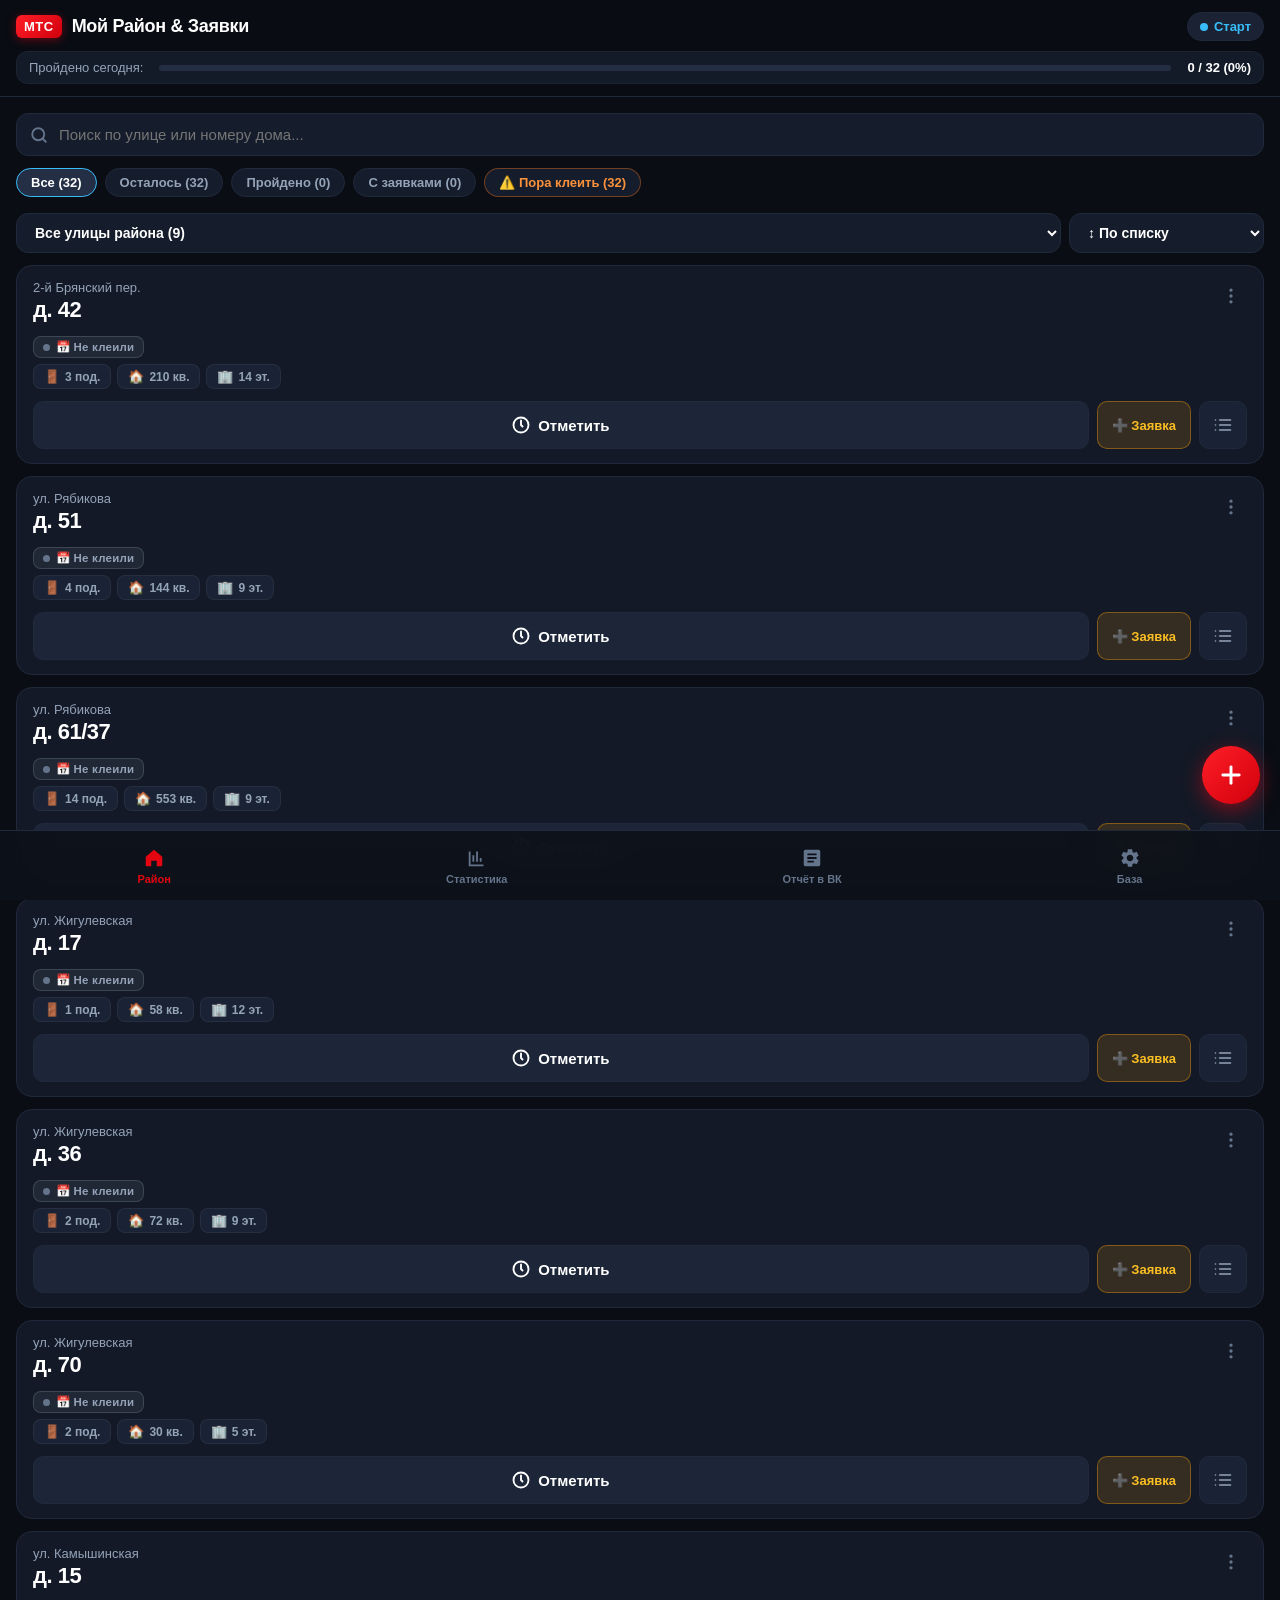
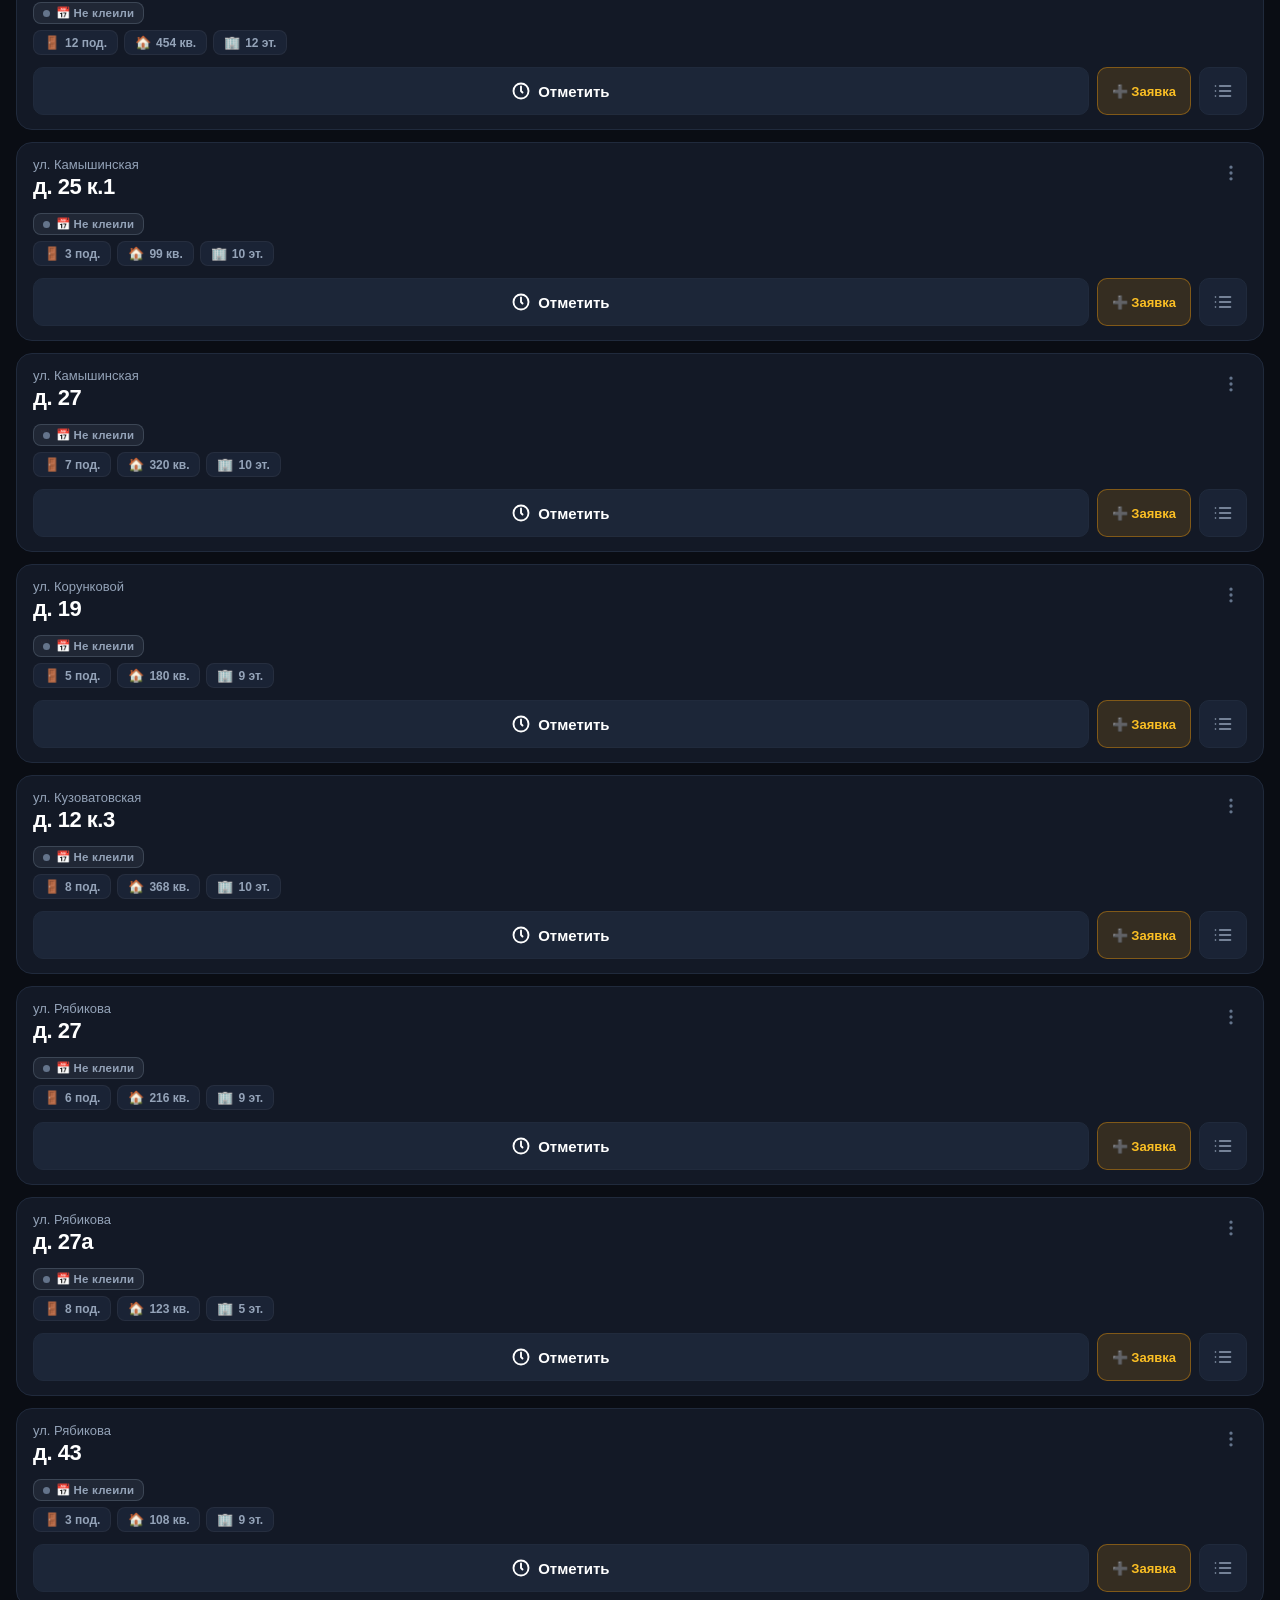
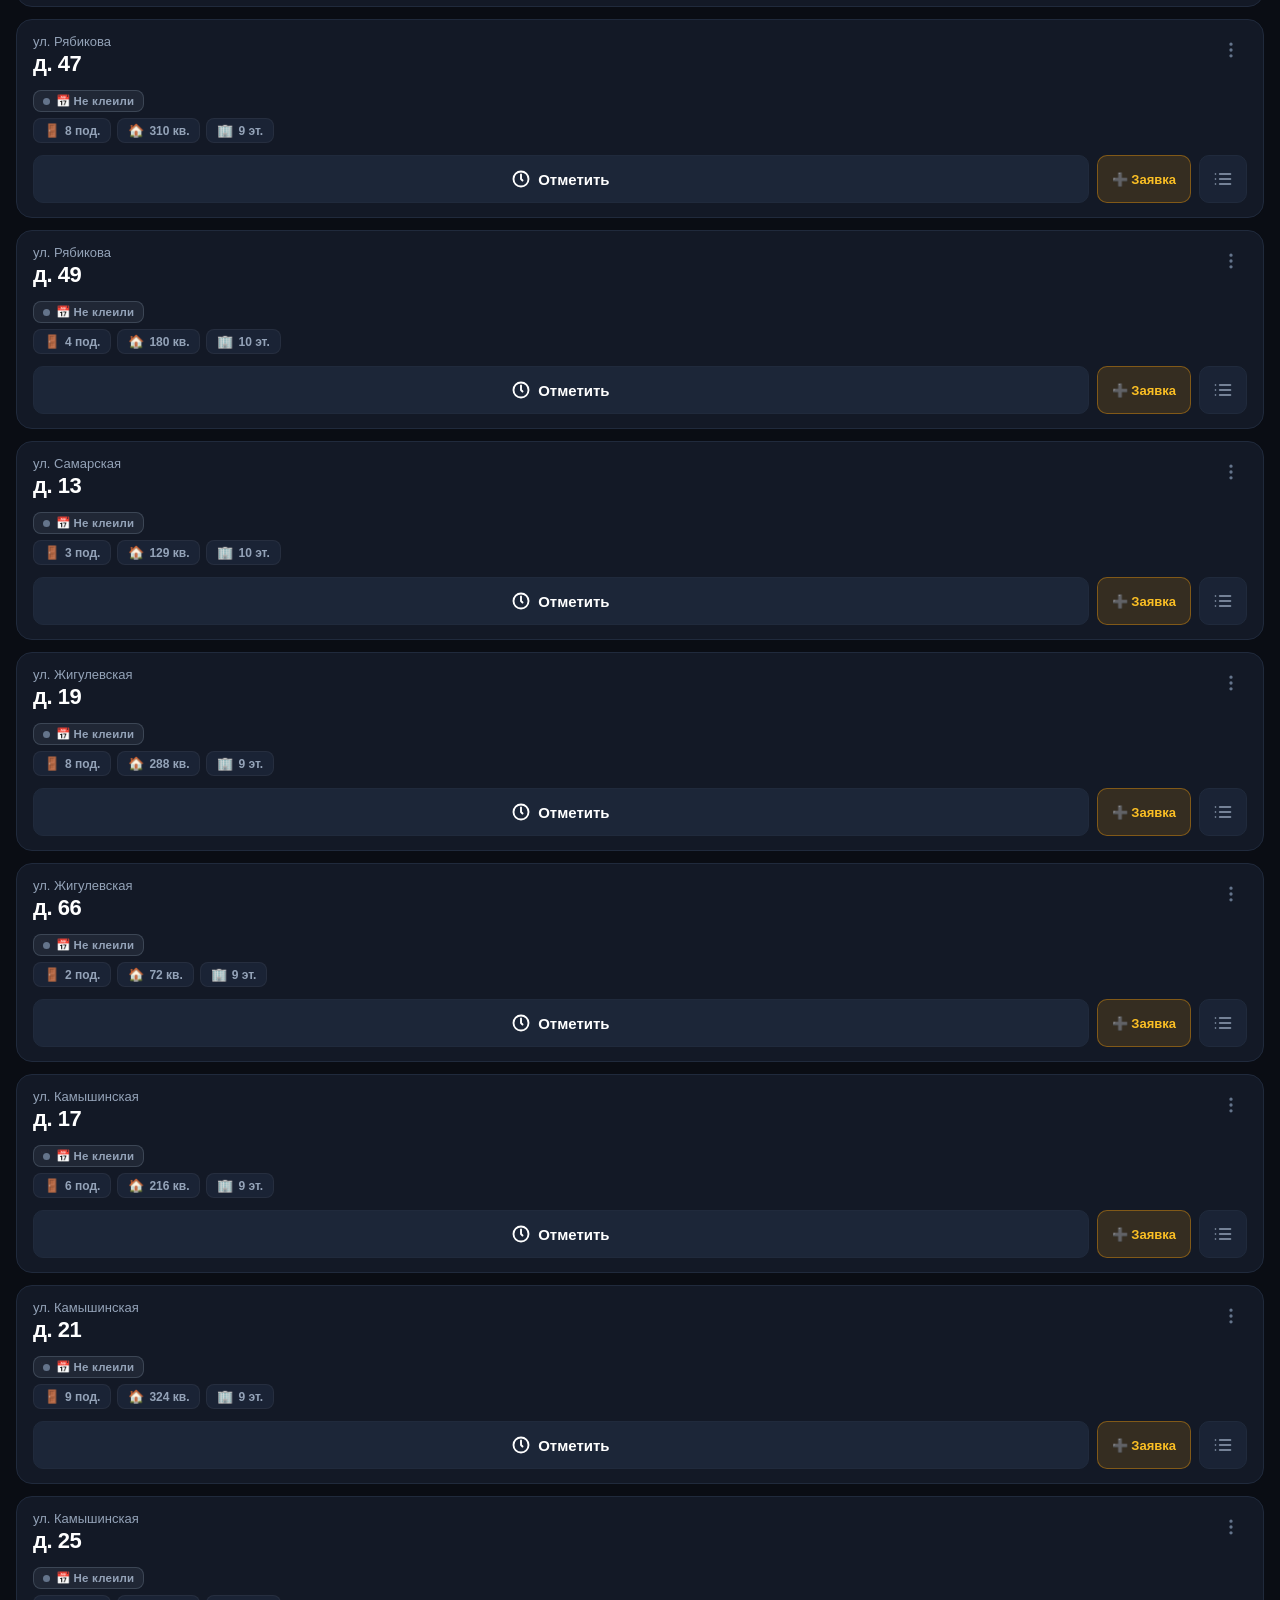
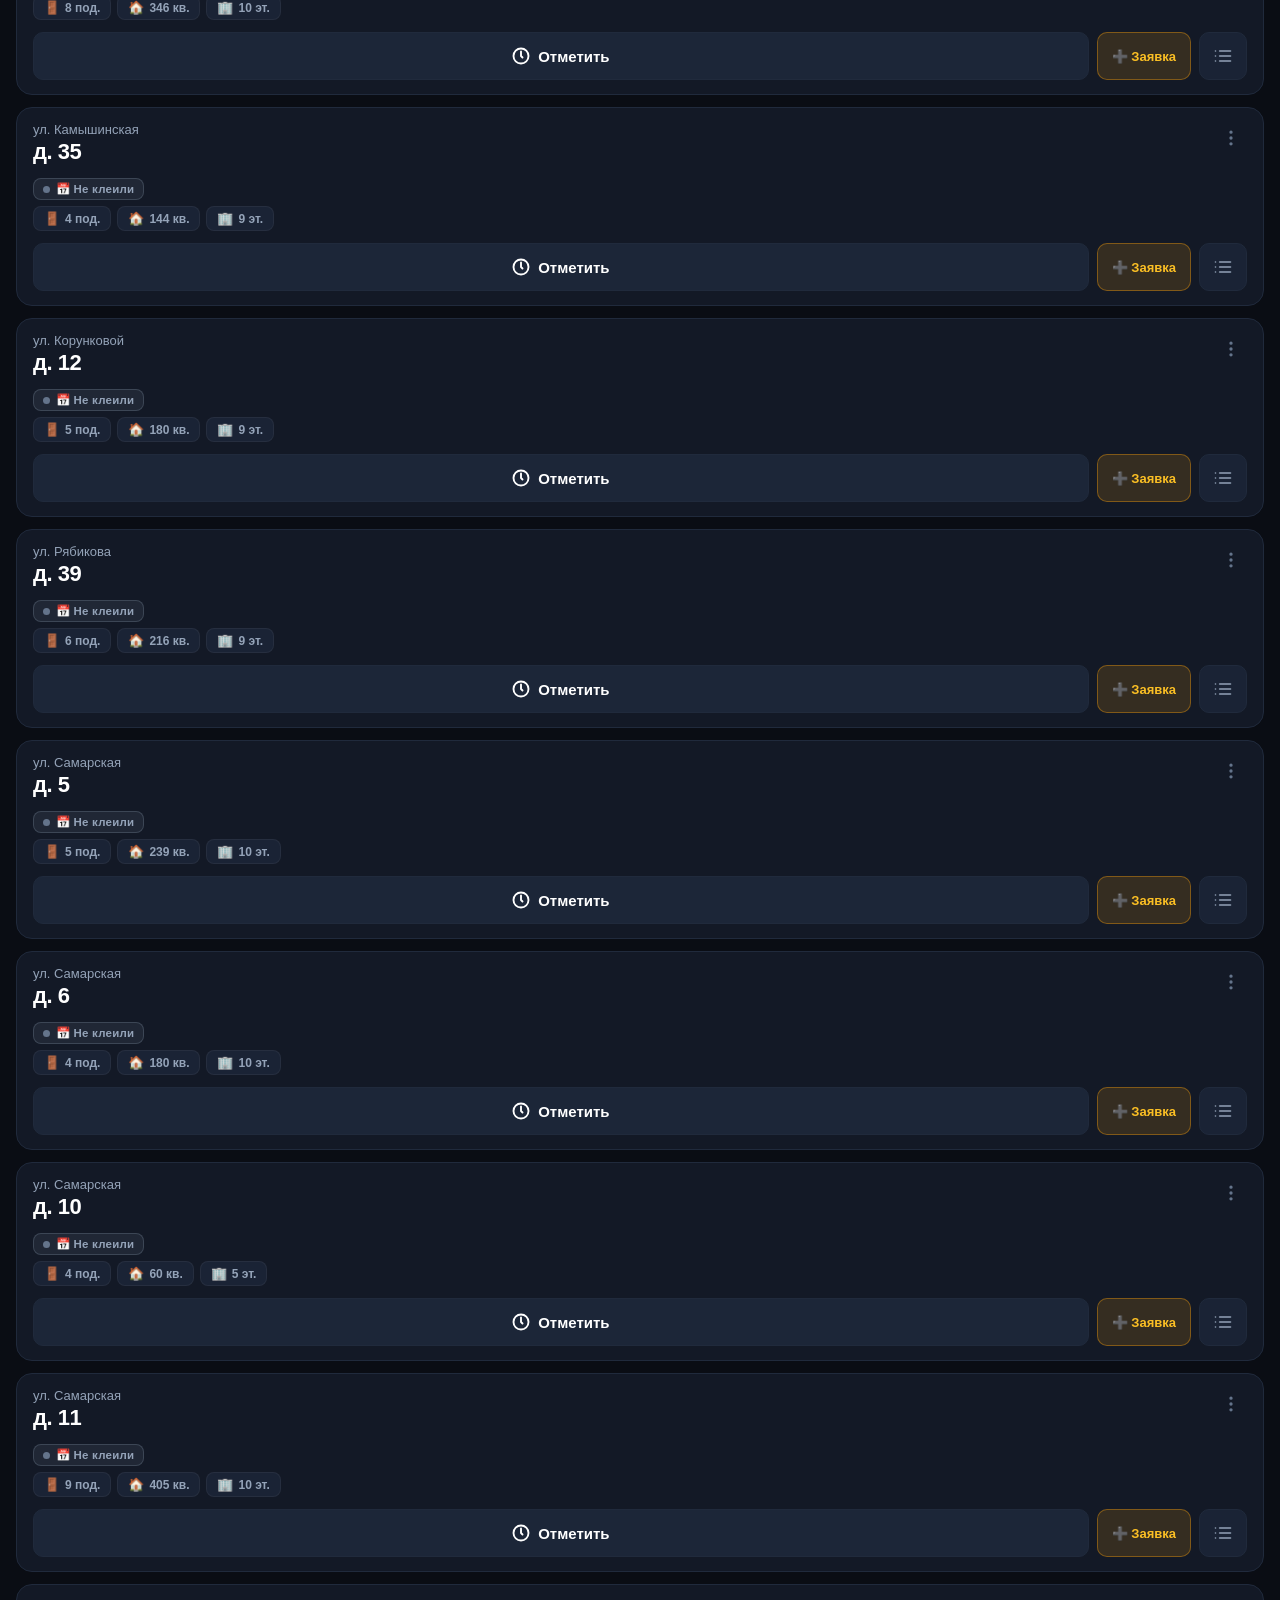
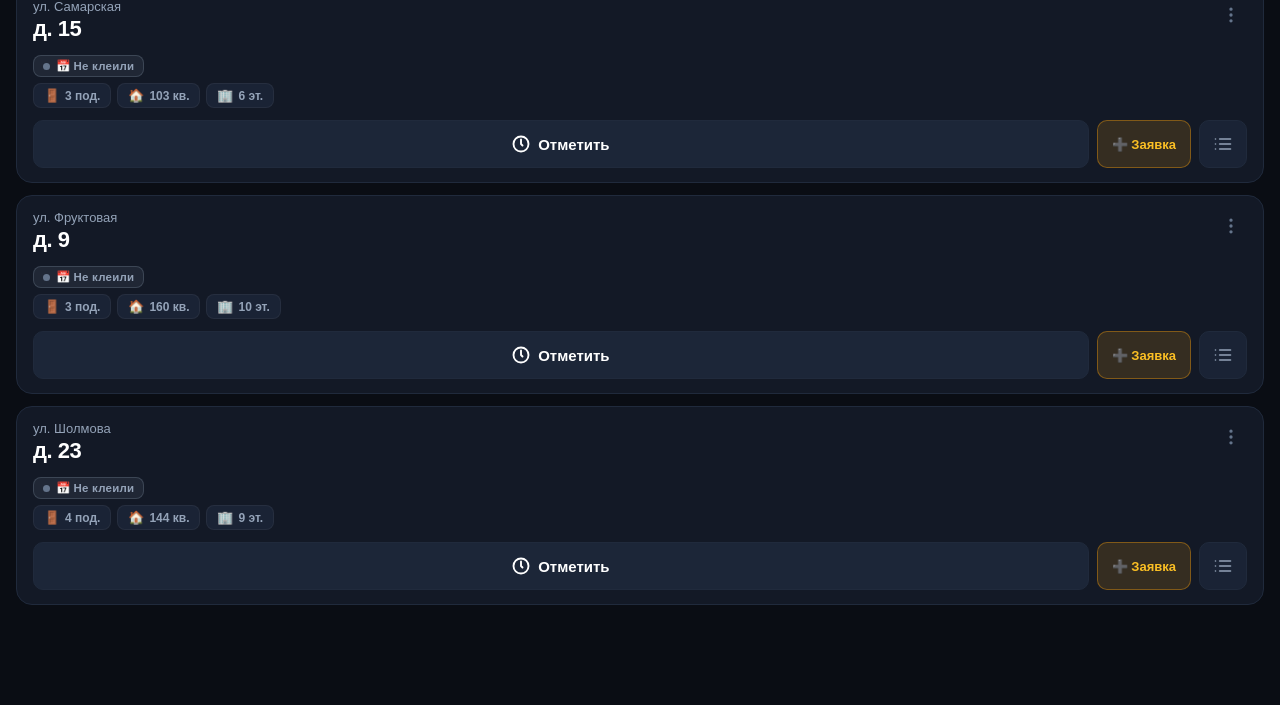
<file: index.html>
<!DOCTYPE html>
<html lang="ru">
<head>
  <meta charset="UTF-8">
  <meta name="viewport" content="width=device-width, initial-scale=1.0, maximum-scale=1.0, user-scalable=no, viewport-fit=cover">
  <title>МТС Район — Обход, Заявки и Отчёт</title>
  <style>
    :root {
      --bg-dark: #0A0D14;
      --bg-card: #131926;
      --bg-card-hover: #1A2234;
      --bg-card-done: #0D261E;
      --border-color: #202A3C;
      --border-done: #10B981;
      --primary: #E30611;
      --primary-gradient: linear-gradient(135deg, #FF1E27 0%, #D0000C 100%);
      --done: #10B981;
      --done-gradient: linear-gradient(135deg, #10B981 0%, #059669 100%);
      --partial: #F59E0B;
      --blue: #38BDF8;
      --vk-blue: #2787F5;
      --order-gold: #F59E0B;
      --text: #F1F5F9;
      --text-muted: #94A3B8;
      --text-dim: #64748B;
      --radius: 16px;
      --radius-sm: 10px;
      --shadow: 0 4px 20px -2px rgba(0, 0, 0, 0.5);
    }

    * {
      box-sizing: border-box;
      margin: 0;
      padding: 0;
      -webkit-tap-highlight-color: transparent;
      user-select: none;
      font-family: -apple-system, BlinkMacSystemFont, "Segoe UI", Roboto, Helvetica, Arial, sans-serif;
    }

    body {
      background-color: var(--bg-dark);
      color: var(--text);
      min-height: 100vh;
      overflow-x: hidden;
      padding-bottom: 84px;
    }

    header {
      position: sticky;
      top: 0;
      z-index: 100;
      background: rgba(10, 13, 20, 0.94);
      backdrop-filter: blur(16px);
      -webkit-backdrop-filter: blur(16px);
      border-bottom: 1px solid var(--border-color);
      padding: 12px 16px;
    }

    .header-top {
      display: flex;
      align-items: center;
      justify-content: space-between;
      margin-bottom: 10px;
    }

    .brand {
      display: flex;
      align-items: center;
      gap: 10px;
    }

    .brand-badge {
      background: var(--primary-gradient);
      color: #fff;
      font-weight: 900;
      font-size: 13px;
      padding: 4px 8px;
      border-radius: 6px;
      letter-spacing: 0.5px;
      box-shadow: 0 2px 10px rgba(227, 6, 17, 0.4);
    }

    .brand-title {
      font-size: 18px;
      font-weight: 800;
      letter-spacing: -0.3px;
      color: #fff;
    }

    .header-actions {
      display: flex;
      align-items: center;
      gap: 8px;
    }

    .shift-timer-btn {
      display: flex;
      align-items: center;
      gap: 6px;
      background: #1A2234;
      border: 1px solid var(--border-color);
      padding: 6px 12px;
      border-radius: 20px;
      font-size: 13px;
      font-weight: 600;
      color: var(--blue);
      cursor: pointer;
      transition: all 0.2s;
    }

    .shift-timer-btn.active {
      background: rgba(16, 185, 129, 0.15);
      border-color: var(--done);
      color: var(--done);
    }

    .pulse-dot {
      width: 8px;
      height: 8px;
      border-radius: 50%;
      background: currentColor;
    }
    .shift-timer-btn.active .pulse-dot {
      animation: pulse 1.5s infinite;
    }

    @keyframes pulse {
      0% { opacity: 1; transform: scale(1); }
      50% { opacity: 0.4; transform: scale(1.3); }
      100% { opacity: 1; transform: scale(1); }
    }

    .header-summary {
      display: flex;
      align-items: center;
      justify-content: space-between;
      gap: 12px;
      background: #141B28;
      border-radius: 12px;
      padding: 8px 12px;
      font-size: 13px;
      border: 1px solid rgba(255,255,255,0.04);
    }

    .header-summary .progress-label {
      color: var(--text-muted);
      font-weight: 500;
    }

    .header-summary .progress-val {
      font-weight: 700;
      color: #fff;
    }

    .header-progress-bar {
      flex: 1;
      height: 6px;
      background: #242E42;
      border-radius: 4px;
      overflow: hidden;
      margin: 0 4px;
    }

    .header-progress-fill {
      height: 100%;
      background: var(--done-gradient);
      width: 0%;
      transition: width 0.3s cubic-bezier(0.4, 0, 0.2, 1);
    }

    .screen {
      display: none;
      padding: 16px;
      animation: fadeIn 0.25s ease-out;
    }

    .screen.active {
      display: block;
    }

    @keyframes fadeIn {
      from { opacity: 0; transform: translateY(6px); }
      to { opacity: 1; transform: translateY(0); }
    }

    .search-box {
      position: relative;
      margin-bottom: 12px;
    }

    .search-box input {
      width: 100%;
      background: #151C2B;
      border: 1px solid var(--border-color);
      border-radius: 12px;
      padding: 12px 14px 12px 42px;
      color: #fff;
      font-size: 15px;
      outline: none;
      transition: border-color 0.2s;
    }

    .search-box input:focus {
      border-color: var(--primary);
    }

    .search-icon {
      position: absolute;
      left: 14px;
      top: 50%;
      transform: translateY(-50%);
      color: var(--text-dim);
      pointer-events: none;
    }

    .clear-search-btn {
      position: absolute;
      right: 12px;
      top: 50%;
      transform: translateY(-50%);
      background: #242E42;
      border: none;
      color: var(--text-muted);
      width: 22px;
      height: 22px;
      border-radius: 50%;
      font-size: 12px;
      display: none;
      align-items: center;
      justify-content: center;
      cursor: pointer;
    }

    .filter-chips {
      display: flex;
      gap: 8px;
      overflow-x: auto;
      padding-bottom: 8px;
      margin-bottom: 8px;
      scrollbar-width: none;
    }
    .filter-chips::-webkit-scrollbar { display: none; }

    .chip {
      background: #151C2B;
      border: 1px solid var(--border-color);
      border-radius: 20px;
      padding: 6px 14px;
      font-size: 13px;
      font-weight: 600;
      color: var(--text-muted);
      white-space: nowrap;
      cursor: pointer;
      transition: all 0.2s;
    }

    .chip.active {
      background: #242F46;
      border-color: var(--blue);
      color: #fff;
    }

    .chip.active-done {
      background: rgba(16, 185, 129, 0.2);
      border-color: var(--done);
      color: var(--done);
    }

    .chip.active-orders {
      background: rgba(245, 158, 11, 0.2);
      border-color: var(--order-gold);
      color: #FBBF24;
    }

    .street-filter-select {
      width: 100%;
      background: #151C2B;
      border: 1px solid var(--border-color);
      border-radius: 12px;
      padding: 10px 14px;
      color: #fff;
      font-size: 14px;
      font-weight: 600;
      margin-bottom: 14px;
      outline: none;
    }

    .houses-list {
      display: flex;
      flex-direction: column;
      gap: 12px;
    }

    .house-card {
      background: var(--bg-card);
      border: 1px solid var(--border-color);
      border-radius: var(--radius);
      padding: 14px 16px;
      transition: all 0.2s cubic-bezier(0.4, 0, 0.2, 1);
      position: relative;
    }

    .house-card.done {
      background: var(--bg-card-done);
      border-color: rgba(16, 185, 129, 0.6);
      box-shadow: 0 4px 16px rgba(16, 185, 129, 0.12);
    }

    .house-card.partial {
      border-color: rgba(245, 158, 11, 0.5);
    }

    .house-card-top {
      display: flex;
      justify-content: space-between;
      align-items: flex-start;
      margin-bottom: 8px;
    }

    .house-address {
      display: flex;
      flex-direction: column;
    }

    .house-street {
      font-size: 13px;
      color: var(--text-muted);
      font-weight: 500;
    }

    .house-num-wrapper {
      display: flex;
      align-items: baseline;
      gap: 8px;
      margin-top: 2px;
    }

    .house-num {
      font-size: 22px;
      font-weight: 800;
      letter-spacing: -0.5px;
      color: #fff;
    }

    .house-time-tag {
      font-size: 12px;
      font-weight: 600;
      color: var(--done);
      background: rgba(16, 185, 129, 0.15);
      padding: 2px 8px;
      border-radius: 6px;
    }

    .house-card-menu-btn {
      background: transparent;
      border: none;
      color: var(--text-dim);
      padding: 6px;
      cursor: pointer;
    }

    .house-badges {
      display: flex;
      flex-wrap: wrap;
      gap: 6px;
      margin-bottom: 12px;
    }

    .badge {
      display: inline-flex;
      align-items: center;
      gap: 5px;
      background: #1A2335;
      border: 1px solid rgba(255, 255, 255, 0.05);
      border-radius: 8px;
      padding: 4px 10px;
      font-size: 12px;
      font-weight: 600;
      color: var(--text-muted);
    }

    .badge-icon {
      font-size: 13px;
    }

    .badge-orders {
      background: rgba(245, 158, 11, 0.15) !important;
      border-color: rgba(245, 158, 11, 0.4) !important;
      color: #FBBF24 !important;
      font-weight: 700;
    }

    .house-paste-tag {
      display: inline-flex;
      align-items: center;
      gap: 6px;
      font-size: 11.5px;
      font-weight: 700;
      padding: 3px 9px;
      border-radius: 8px;
      margin-top: 5px;
      margin-bottom: 6px;
      letter-spacing: 0.2px;
      width: fit-content;
    }
    .badge-paste-today {
      background: rgba(16, 185, 129, 0.15) !important;
      color: #34D399 !important;
      border: 1px solid rgba(16, 185, 129, 0.4) !important;
    }
    .badge-paste-today .paste-indicator-dot {
      background: #10B981;
      box-shadow: 0 0 8px #10B981;
    }
    .badge-paste-fresh {
      background: rgba(59, 130, 246, 0.15) !important;
      color: #60A5FA !important;
      border: 1px solid rgba(59, 130, 246, 0.4) !important;
    }
    .badge-paste-fresh .paste-indicator-dot {
      background: #3B82F6;
    }
    .badge-paste-ok {
      background: rgba(234, 179, 8, 0.15) !important;
      color: #FACC15 !important;
      border: 1px solid rgba(234, 179, 8, 0.4) !important;
    }
    .badge-paste-ok .paste-indicator-dot {
      background: #EAB308;
    }
    .badge-paste-warning {
      background: rgba(249, 115, 22, 0.15) !important;
      color: #FB923C !important;
      border: 1px solid rgba(249, 115, 22, 0.45) !important;
    }
    .badge-paste-warning .paste-indicator-dot {
      background: #F97316;
      box-shadow: 0 0 6px #F97316;
    }
    .badge-paste-old {
      background: rgba(239, 68, 68, 0.15) !important;
      color: #F87171 !important;
      border: 1px solid rgba(239, 68, 68, 0.45) !important;
    }
    .badge-paste-old .paste-indicator-dot {
      background: #EF4444;
      box-shadow: 0 0 6px #EF4444;
    }
    .badge-paste-never {
      background: rgba(148, 163, 184, 0.1) !important;
      color: #94A3B8 !important;
      border: 1px solid rgba(148, 163, 184, 0.25) !important;
    }
    .badge-paste-never .paste-indicator-dot {
      background: #64748B;
    }
    .paste-indicator-dot {
      width: 7px;
      height: 7px;
      border-radius: 50%;
      display: inline-block;
      flex: none;
    }
    .chip-need-paste {
      border-color: rgba(249, 115, 22, 0.4) !important;
      color: #FB923C !important;
    }
    .chip-need-paste.active {
      background: rgba(249, 115, 22, 0.2) !important;
      border-color: #F97316 !important;
      color: #FB923C !important;
    }

    .house-card.done .badge {
      background: rgba(16, 185, 129, 0.12);
      border-color: rgba(16, 185, 129, 0.2);
      color: #6EE7B7;
    }

    .house-actions {
      display: flex;
      gap: 8px;
      align-items: center;
    }

    .btn-toggle-done {
      flex: 1;
      display: flex;
      align-items: center;
      justify-content: center;
      gap: 8px;
      height: 48px;
      background: #1C2638;
      border: 1px solid var(--border-color);
      border-radius: var(--radius-sm);
      color: #fff;
      font-size: 15px;
      font-weight: 700;
      cursor: pointer;
      transition: all 0.2s cubic-bezier(0.4, 0, 0.2, 1);
    }

    .btn-toggle-done:active {
      transform: scale(0.98);
    }

    .house-card.done .btn-toggle-done {
      background: var(--done-gradient);
      border-color: var(--done);
      color: #fff;
      box-shadow: 0 4px 12px rgba(16, 185, 129, 0.35);
    }

    .btn-add-order-quick {
      height: 48px;
      padding: 0 14px;
      display: flex;
      align-items: center;
      gap: 6px;
      background: rgba(245, 158, 11, 0.15);
      border: 1px solid rgba(245, 158, 11, 0.4);
      border-radius: var(--radius-sm);
      color: #FBBF24;
      font-size: 13px;
      font-weight: 700;
      cursor: pointer;
      transition: all 0.2s;
    }

    .btn-entrance-breakdown {
      width: 48px;
      height: 48px;
      display: flex;
      align-items: center;
      justify-content: center;
      background: #1A2335;
      border: 1px solid var(--border-color);
      border-radius: var(--radius-sm);
      color: var(--text-muted);
      cursor: pointer;
      transition: all 0.2s;
    }

    .btn-entrance-breakdown.active {
      border-color: var(--blue);
      color: var(--blue);
    }

    .entrances-panel {
      display: none;
      margin-top: 12px;
      padding-top: 12px;
      border-top: 1px solid var(--border-color);
    }

    .entrances-panel.open {
      display: block;
    }

    .entrances-panel-title {
      font-size: 12px;
      color: var(--text-muted);
      font-weight: 600;
      margin-bottom: 8px;
      display: flex;
      justify-content: space-between;
    }

    .entrance-chips {
      display: flex;
      flex-wrap: wrap;
      gap: 8px;
    }

    .entrance-chip {
      width: 42px;
      height: 38px;
      display: flex;
      flex-direction: column;
      align-items: center;
      justify-content: center;
      background: #1A2335;
      border: 1px solid var(--border-color);
      border-radius: 8px;
      font-size: 13px;
      font-weight: 700;
      color: var(--text-muted);
      cursor: pointer;
      transition: all 0.15s;
    }

    .entrance-chip.checked {
      background: var(--done-gradient);
      border-color: var(--done);
      color: #fff;
    }

    /* Orders list inside card */
    .house-orders-list {
      margin-top: 10px;
      display: flex;
      flex-direction: column;
      gap: 6px;
    }

    .house-order-pill {
      background: rgba(245, 158, 11, 0.08);
      border: 1px solid rgba(245, 158, 11, 0.25);
      border-radius: 8px;
      padding: 8px 10px;
      display: flex;
      justify-content: space-between;
      align-items: center;
      font-size: 12px;
      cursor: pointer;
    }

    .house-order-main {
      color: #fff;
      font-weight: 600;
    }

    .house-order-details {
      color: var(--text-muted);
      font-size: 11px;
      margin-top: 2px;
    }

    .fab-add {
      position: fixed;
      right: 20px;
      bottom: 96px;
      z-index: 90;
      width: 58px;
      height: 58px;
      border-radius: 50%;
      background: var(--primary-gradient);
      border: none;
      color: #fff;
      display: flex;
      align-items: center;
      justify-content: center;
      box-shadow: 0 6px 20px rgba(227, 6, 17, 0.5);
      cursor: pointer;
      transition: transform 0.2s;
    }

    .fab-add:active {
      transform: scale(0.92);
    }

    .bottom-nav {
      position: fixed;
      bottom: 0;
      left: 0;
      right: 0;
      height: 70px;
      background: rgba(13, 17, 26, 0.95);
      backdrop-filter: blur(16px);
      -webkit-backdrop-filter: blur(16px);
      border-top: 1px solid var(--border-color);
      display: flex;
      justify-content: space-around;
      align-items: center;
      z-index: 100;
      padding-bottom: env(safe-area-inset-bottom, 0);
    }

    .nav-item {
      display: flex;
      flex-direction: column;
      align-items: center;
      justify-content: center;
      color: var(--text-dim);
      background: transparent;
      border: none;
      font-size: 11px;
      font-weight: 600;
      gap: 4px;
      cursor: pointer;
      padding: 6px 12px;
      transition: color 0.2s;
    }

    .nav-item svg {
      width: 22px;
      height: 22px;
      fill: currentColor;
    }

    .nav-item.active {
      color: var(--primary);
    }

    /* STATS SCREEN */
    .stats-header-card {
      background: linear-gradient(145deg, #182236 0%, #121824 100%);
      border: 1px solid var(--border-color);
      border-radius: var(--radius);
      padding: 20px;
      margin-bottom: 16px;
      display: flex;
      align-items: center;
      gap: 20px;
    }

    .progress-circle-wrap {
      position: relative;
      width: 104px;
      height: 104px;
      flex-shrink: 0;
    }

    .progress-circle-svg {
      width: 100%;
      height: 100%;
      transform: rotate(-90deg);
    }

    .progress-circle-bg {
      fill: none;
      stroke: #242F46;
      stroke-width: 8;
    }

    .progress-circle-bar {
      fill: none;
      stroke: url(#statGreen);
      stroke-width: 8;
      stroke-linecap: round;
      stroke-dasharray: 283;
      stroke-dashoffset: 283;
      transition: stroke-dashoffset 0.6s cubic-bezier(0.4, 0, 0.2, 1);
    }

    .progress-circle-text {
      position: absolute;
      top: 50%;
      left: 50%;
      transform: translate(-50%, -50%);
      display: flex;
      flex-direction: column;
      align-items: center;
    }

    .progress-percent {
      font-size: 22px;
      font-weight: 800;
      color: #fff;
    }

    .progress-percent-sub {
      font-size: 10px;
      color: var(--text-muted);
      text-transform: uppercase;
      font-weight: 600;
    }

    .stats-main-info {
      flex: 1;
    }

    .stats-title {
      font-size: 13px;
      color: var(--text-muted);
      text-transform: uppercase;
      letter-spacing: 0.5px;
      margin-bottom: 4px;
    }

    .stats-big-num {
      font-size: 28px;
      font-weight: 800;
      color: #fff;
      line-height: 1.1;
    }

    .stats-subtext {
      font-size: 13px;
      color: var(--done);
      margin-top: 4px;
      font-weight: 600;
    }

    .stat-cards-grid {
      display: grid;
      grid-template-columns: repeat(2, 1fr);
      gap: 12px;
      margin-bottom: 16px;
    }

    .stat-card {
      background: var(--bg-card);
      border: 1px solid var(--border-color);
      border-radius: var(--radius);
      padding: 16px;
    }

    .stat-card-label {
      font-size: 12px;
      color: var(--text-muted);
      font-weight: 600;
      margin-bottom: 6px;
      display: flex;
      align-items: center;
      gap: 6px;
    }

    .stat-card-val {
      font-size: 22px;
      font-weight: 800;
      color: #fff;
    }

    .stat-card-remain {
      font-size: 12px;
      color: var(--text-dim);
      margin-top: 2px;
    }

    /* Orders Stats Highlight Card */
    .orders-stat-card {
      background: linear-gradient(145deg, #241D12 0%, #16151B 100%);
      border: 1px solid rgba(245, 158, 11, 0.4);
      border-radius: var(--radius);
      padding: 16px;
      margin-bottom: 16px;
      box-shadow: 0 4px 16px rgba(245, 158, 11, 0.1);
    }

    .orders-grid-row {
      display: grid;
      grid-template-columns: repeat(3, 1fr);
      gap: 8px;
      margin-top: 10px;
    }

    .order-mini-box {
      background: rgba(255, 255, 255, 0.04);
      border-radius: 8px;
      padding: 8px;
      text-align: center;
    }

    .order-mini-val {
      font-size: 18px;
      font-weight: 800;
      color: #FBBF24;
    }

    .order-mini-label {
      font-size: 11px;
      color: var(--text-muted);
      margin-top: 2px;
    }

    .equipment-chips-list {
      display: flex;
      flex-wrap: wrap;
      gap: 6px;
      margin-top: 10px;
    }

    .eq-chip {
      background: #1C2230;
      border: 1px solid var(--border-color);
      border-radius: 6px;
      padding: 4px 8px;
      font-size: 11px;
      font-weight: 600;
      color: #fff;
    }

    .shift-box {
      background: var(--bg-card);
      border: 1px solid var(--border-color);
      border-radius: var(--radius);
      padding: 16px;
      margin-bottom: 16px;
    }

    .shift-box-header {
      display: flex;
      justify-content: space-between;
      align-items: center;
      margin-bottom: 12px;
    }

    .shift-box-title {
      font-size: 14px;
      font-weight: 700;
      color: #fff;
    }

    .shift-time-display {
      font-size: 26px;
      font-family: monospace;
      font-weight: 800;
      color: var(--blue);
      letter-spacing: 1px;
    }

    .shift-controls {
      display: flex;
      gap: 10px;
    }

    .btn-shift {
      flex: 1;
      height: 44px;
      border: none;
      border-radius: 10px;
      font-size: 14px;
      font-weight: 700;
      cursor: pointer;
      transition: all 0.2s;
    }

    .btn-shift-start {
      background: var(--done-gradient);
      color: #fff;
    }

    .btn-shift-pause {
      background: #242F46;
      color: #fff;
    }

    .streets-breakdown-card {
      background: var(--bg-card);
      border: 1px solid var(--border-color);
      border-radius: var(--radius);
      padding: 16px;
      margin-bottom: 16px;
    }

    .streets-list-stats {
      display: flex;
      flex-direction: column;
      gap: 12px;
      margin-top: 12px;
    }

    .street-stat-row {
      display: flex;
      flex-direction: column;
      gap: 4px;
    }

    .street-stat-info {
      display: flex;
      justify-content: space-between;
      font-size: 13px;
      font-weight: 600;
    }

    .street-stat-bar-bg {
      height: 6px;
      background: #202A3C;
      border-radius: 3px;
      overflow: hidden;
    }

    .street-stat-bar-fill {
      height: 100%;
      background: var(--done-gradient);
      width: 0%;
      border-radius: 3px;
    }

    .action-btn-large {
      width: 100%;
      height: 52px;
      border-radius: var(--radius);
      background: var(--primary-gradient);
      border: none;
      color: #fff;
      font-size: 16px;
      font-weight: 800;
      display: flex;
      align-items: center;
      justify-content: center;
      gap: 10px;
      box-shadow: 0 4px 16px rgba(227, 6, 17, 0.4);
      cursor: pointer;
      margin-bottom: 12px;
    }

    .action-btn-secondary {
      width: 100%;
      height: 48px;
      border-radius: var(--radius);
      background: #1A2335;
      border: 1px solid var(--border-color);
      color: #fff;
      font-size: 14px;
      font-weight: 700;
      display: flex;
      align-items: center;
      justify-content: center;
      gap: 8px;
      cursor: pointer;
      margin-bottom: 10px;
    }

    .action-btn-vk {
      background: linear-gradient(135deg, #2787F5 0%, #1765C1 100%);
      border: none;
      color: #fff;
      box-shadow: 0 4px 16px rgba(39, 135, 245, 0.35);
    }

    /* VK / PORTAL REPORT SCREEN */
    .portal-vk-card {
      background: var(--bg-card);
      border: 1px solid var(--border-color);
      border-radius: var(--radius);
      padding: 16px;
      margin-bottom: 16px;
    }

    .card-title {
      font-size: 12px;
      font-weight: 800;
      text-transform: uppercase;
      letter-spacing: 0.5px;
      color: var(--blue);
      margin-bottom: 12px;
    }

    .form-group-vk {
      margin-bottom: 14px;
    }

    .form-label-vk {
      display: block;
      font-size: 12px;
      font-weight: 700;
      color: var(--text-muted);
      margin-bottom: 6px;
    }

    .form-input-vk {
      width: 100%;
      background: #0E1420;
      border: 1px solid var(--border-color);
      border-radius: var(--radius-sm);
      padding: 12px 14px;
      color: #fff;
      font-size: 14px;
      outline: none;
    }

    .form-input-vk:focus {
      border-color: var(--primary);
    }

    .days-grid {
      display: grid;
      grid-template-columns: repeat(7, 1fr);
      gap: 6px;
      margin-top: 6px;
    }

    .day-btn {
      height: 38px;
      border-radius: 8px;
      border: 1px solid var(--border-color);
      background: #182234;
      color: var(--text-muted);
      font-size: 13px;
      font-weight: 700;
      cursor: pointer;
      display: flex;
      align-items: center;
      justify-content: center;
      transition: all 0.2s;
    }

    .day-btn.selected {
      background: var(--primary-gradient);
      border-color: var(--primary);
      color: #fff;
    }

    .switch-row {
      display: flex;
      justify-content: space-between;
      align-items: center;
      padding: 8px 0;
    }

    .switch-label {
      font-size: 14px;
      font-weight: 700;
      color: #fff;
    }

    .switch-desc {
      font-size: 12px;
      color: var(--text-muted);
      margin-top: 2px;
    }

    .custom-switch {
      position: relative;
      display: inline-block;
      width: 48px;
      height: 28px;
    }

    .custom-switch input {
      opacity: 0;
      width: 0;
      height: 0;
    }

    .slider {
      position: absolute;
      cursor: pointer;
      inset: 0;
      background-color: #242F46;
      transition: .3s;
      border-radius: 28px;
    }

    .slider:before {
      position: absolute;
      content: "";
      height: 20px;
      width: 20px;
      left: 4px;
      bottom: 4px;
      background-color: white;
      transition: .3s;
      border-radius: 50%;
    }

    input:checked + .slider {
      background-color: var(--done);
    }

    input:checked + .slider:before {
      transform: translateX(20px);
    }

    .status-box-vk {
      background: #162030;
      border-radius: 10px;
      padding: 10px 14px;
      font-size: 12px;
      color: var(--text-muted);
      margin-bottom: 14px;
      border-left: 3px solid var(--blue);
    }

    /* MODAL SHEETS */
    .modal-backdrop {
      display: none;
      position: fixed;
      inset: 0;
      background: rgba(0, 0, 0, 0.75);
      backdrop-filter: blur(4px);
      -webkit-backdrop-filter: blur(4px);
      z-index: 200;
      align-items: flex-end;
    }

    .modal-backdrop.open {
      display: flex;
    }

    .modal-sheet {
      width: 100%;
      max-height: 85vh;
      background: #141B29;
      border-top-left-radius: 24px;
      border-top-right-radius: 24px;
      border-top: 1px solid var(--border-color);
      padding: 20px;
      overflow-y: auto;
      animation: slideUp 0.25s cubic-bezier(0.16, 1, 0.3, 1);
    }

    @keyframes slideUp {
      from { transform: translateY(100%); }
      to { transform: translateY(0); }
    }

    .modal-header {
      display: flex;
      justify-content: space-between;
      align-items: center;
      margin-bottom: 20px;
    }

    .modal-title {
      font-size: 18px;
      font-weight: 800;
      color: #fff;
    }

    .modal-close-btn {
      background: #242F46;
      border: none;
      color: var(--text-muted);
      width: 32px;
      height: 32px;
      border-radius: 50%;
      cursor: pointer;
      display: flex;
      align-items: center;
      justify-content: center;
      font-size: 16px;
    }

    .form-group {
      margin-bottom: 14px;
    }

    .form-label {
      display: block;
      font-size: 12px;
      font-weight: 700;
      color: var(--text-muted);
      text-transform: uppercase;
      letter-spacing: 0.5px;
      margin-bottom: 6px;
    }

    .form-input {
      width: 100%;
      background: #0E1420;
      border: 1px solid var(--border-color);
      border-radius: var(--radius-sm);
      padding: 12px 14px;
      color: #fff;
      font-size: 15px;
      outline: none;
    }

    .form-input:focus {
      border-color: var(--primary);
    }

    .form-row {
      display: grid;
      grid-template-columns: repeat(3, 1fr);
      gap: 10px;
    }

    /* Order selector chips */
    .selectable-chips {
      display: flex;
      flex-wrap: wrap;
      gap: 8px;
      margin-top: 6px;
    }

    .sel-chip {
      background: #182234;
      border: 1px solid var(--border-color);
      border-radius: 10px;
      padding: 8px 14px;
      font-size: 13px;
      font-weight: 700;
      color: var(--text-muted);
      cursor: pointer;
      transition: all 0.2s;
    }

    .sel-chip.active {
      background: rgba(245, 158, 11, 0.2);
      border-color: var(--order-gold);
      color: #FBBF24;
    }

    .toast-container {
      position: fixed;
      top: 24px;
      left: 50%;
      transform: translateX(-50%);
      z-index: 300;
      pointer-events: none;
    }

    .toast-msg {
      background: rgba(22, 29, 44, 0.95);
      border: 1px solid var(--border-color);
      color: #fff;
      padding: 10px 18px;
      border-radius: 30px;
      font-size: 13px;
      font-weight: 600;
      box-shadow: 0 8px 24px rgba(0,0,0,0.5);
      animation: toastPop 0.25s cubic-bezier(0.16, 1, 0.3, 1);
      display: flex;
      align-items: center;
      gap: 8px;
    }

    @keyframes toastPop {
      from { opacity: 0; transform: translateY(-10px); }
      to { opacity: 1; transform: translateY(0); }
    }
  </style>
</head>
<body>

  <!-- Top Sticky Header -->
  <header>
    <div class="header-top">
      <div class="brand">
        <div class="brand-badge">МТС</div>
        <div class="brand-title">Мой Район & Заявки</div>
      </div>
      <div class="header-actions">
        <button id="shiftTimerBtn" class="shift-timer-btn" onclick="toggleShiftTimer()">
          <span class="pulse-dot"></span>
          <span id="shiftTimerText">Старт</span>
        </button>
      </div>
    </div>

    <!-- Mini Progress -->
    <div class="header-summary">
      <span class="progress-label">Пройдено сегодня:</span>
      <div class="header-progress-bar">
        <div id="headerProgressFill" class="header-progress-fill"></div>
      </div>
      <span id="headerProgressText" class="progress-val">0 / 32 (0%)</span>
    </div>
  </header>

  <!-- SVG Definition for circular progress -->
  <svg style="width:0;height:0;position:absolute;" aria-hidden="true" focusable="false">
    <linearGradient id="statGreen" x1="0%" y1="0%" x2="100%" y2="100%">
      <stop offset="0%" stop-color="#10B981" />
      <stop offset="100%" stop-color="#059669" />
    </linearGradient>
  </svg>

  <!-- ==================== SCREEN 1: HOUSES LIST ==================== -->
  <main id="screenHouses" class="screen active">
    <!-- Search Bar -->
    <div class="search-box">
      <svg class="search-icon" width="18" height="18" viewBox="0 0 24 24" fill="none" stroke="currentColor" stroke-width="2.5" stroke-linecap="round" stroke-linejoin="round"><circle cx="11" cy="11" r="8"></circle><line x1="21" y1="21" x2="16.65" y2="16.65"></line></svg>
      <input type="text" id="searchInput" placeholder="Поиск по улице или номеру дома..." oninput="handleSearch(this.value)">
      <button id="clearSearchBtn" class="clear-search-btn" onclick="clearSearch()">✕</button>
    </div>

    <!-- Filter Status Chips -->
    <div class="filter-chips">
      <button class="chip active" id="filterAll" onclick="setFilter('all')">Все (<span id="countAll">32</span>)</button>
      <button class="chip" id="filterRemain" onclick="setFilter('remain')">Осталось (<span id="countRemain">32</span>)</button>
      <button class="chip" id="filterDone" onclick="setFilter('done')">Пройдено (<span id="countDone">0</span>)</button>
      <button class="chip" id="filterOrders" onclick="setFilter('orders')">С заявками (<span id="countOrders">0</span>)</button>
      <button class="chip chip-need-paste" id="filterNeedPaste" onclick="setFilter('needPaste')" title="Дома, где расклейка была более 7 дней назад или еще не клеили">⚠️ Пора клеить (<span id="countNeedPaste">0</span>)</button>
    </div>

    <!-- Street & Sort Filter Row -->
    <div style="display:flex;gap:8px;margin-bottom:12px;">
      <select id="streetSelect" class="street-filter-select" style="flex:1;margin-bottom:0;" onchange="filterByStreet(this.value)">
        <option value="">Все улицы района</option>
      </select>
      <select id="sortSelect" class="street-filter-select" style="width:auto;flex:none;max-width:48%;margin-bottom:0;padding-right:24px;" onchange="handleSortChange(this.value)">
        <option value="default">↕ По списку</option>
        <option value="oldestPaste">⏳ Сначала старые</option>
        <option value="newestPaste">✨ Сначала свежие</option>
        <option value="ordersCount">🎯 По заявкам</option>
      </select>
    </div>

    <!-- Houses List Container -->
    <div id="housesList" class="houses-list">
      <!-- House cards rendered here dynamically -->
    </div>
  </main>

  <!-- ==================== SCREEN 2: STATISTICS ==================== -->
  <section id="screenStats" class="screen">
    <!-- Orders Stats Highlight Card -->
    <div class="orders-stat-card">
      <div style="display:flex;justify-content:space-between;align-items:center;">
        <span style="font-size:13px;font-weight:800;color:#FBBF24;text-transform:uppercase;letter-spacing:0.5px;">🎯 Заявки и продажи</span>
        <span id="statOrdersTotalPill" style="background:#F59E0B;color:#000;font-weight:900;font-size:12px;padding:2px 8px;border-radius:10px;">0 заявок</span>
      </div>

      <div class="orders-grid-row">
        <div class="order-mini-box">
          <div id="statOrdersCountVal" class="order-mini-val">0</div>
          <div class="order-mini-label">Заявок</div>
        </div>
        <div class="order-mini-box">
          <div id="statServicesCountVal" class="order-mini-val">0</div>
          <div class="order-mini-label">Услуг (1/2)</div>
        </div>
        <div class="order-mini-box">
          <div id="statMnpCountVal" class="order-mini-val">0</div>
          <div class="order-mini-label">MNP (номера)</div>
        </div>
      </div>

      <div style="font-size:11px;color:var(--text-muted);font-weight:700;margin-top:10px;">ОБОРУДОВАНИЕ:</div>
      <div id="statEquipmentList" class="equipment-chips-list">
        <span class="eq-chip">Роутеры: 0</span>
        <span class="eq-chip">Приставки: 0</span>
        <span class="eq-chip">Камеры: 0</span>
      </div>
    </div>

    <!-- Header Progress Card -->
    <div class="stats-header-card">
      <div class="progress-circle-wrap">
        <svg class="progress-circle-svg" viewBox="0 0 100 100">
          <circle class="progress-circle-bg" cx="50" cy="50" r="42" />
          <circle id="statCircleBar" class="progress-circle-bar" cx="50" cy="50" r="42" />
        </svg>
        <div class="progress-circle-text">
          <span id="statCirclePercent" class="progress-percent">0%</span>
          <span class="progress-percent-sub">обхода</span>
        </div>
      </div>
      <div class="stats-main-info">
        <div class="stats-title">Прогресс за смену</div>
        <div id="statHousesMain" class="stats-big-num">0 / 32</div>
        <div id="statRemainingSub" class="stats-subtext">Осталось 32 дома</div>
      </div>
    </div>

    <!-- Stat Grid -->
    <div class="stat-cards-grid">
      <div class="stat-card">
        <div class="stat-card-label">🚪 Подъезды</div>
        <div id="statEntrancesVal" class="stat-card-val">0</div>
        <div id="statEntrancesSub" class="stat-card-remain">из 173 поклеено</div>
      </div>

      <div class="stat-card">
        <div class="stat-card-label">🏠 Квартиры (ДМХ)</div>
        <div id="statFlatsVal" class="stat-card-val">0</div>
        <div id="statFlatsSub" class="stat-card-remain">из 6 631 охват</div>
      </div>

      <div class="stat-card">
        <div class="stat-card-label">⚡ Скорость</div>
        <div id="statSpeedVal" class="stat-card-val">—</div>
        <div class="stat-card-remain">мин на 1 дом</div>
      </div>

      <div class="stat-card">
        <div class="stat-card-label">⏱ В час</div>
        <div id="statPerHourVal" class="stat-card-val">—</div>
        <div class="stat-card-remain">подъездов / час</div>
      </div>
    </div>

    <!-- Paste Freshness Card -->
    <div class="portal-vk-card">
      <div style="display:flex;justify-content:space-between;align-items:center;margin-bottom:12px;">
        <div class="card-title" style="margin-bottom:0;">📅 СВЕЖЕСТЬ РАСКЛЕЙКИ РАЙОНА</div>
        <span id="statPasteFreshnessPercent" style="font-size:12px;font-weight:800;color:#34D399;background:rgba(16,185,129,0.15);padding:2px 8px;border-radius:10px;">0%</span>
      </div>

      <div style="display:grid;grid-template-columns:1fr 1fr;gap:8px;margin-bottom:12px;">
        <div style="background:#161D2C;border:1px solid rgba(16,185,129,0.3);border-radius:10px;padding:10px;">
          <div style="font-size:11px;color:var(--text-muted);">🟢 Свежие (до 3 дн)</div>
          <div id="statPasteFreshVal" style="font-size:17px;font-weight:900;color:#34D399;margin-top:2px;">0 домов</div>
        </div>
        <div style="background:#161D2C;border:1px solid rgba(234,179,8,0.3);border-radius:10px;padding:10px;">
          <div style="font-size:11px;color:var(--text-muted);">🟡 В норме (4–7 дн)</div>
          <div id="statPasteOkVal" style="font-size:17px;font-weight:900;color:#FACC15;margin-top:2px;">0 домов</div>
        </div>
        <div style="background:#161D2C;border:1px solid rgba(249,115,22,0.3);border-radius:10px;padding:10px;">
          <div style="font-size:11px;color:var(--text-muted);">🟠 Пора клеить (>7 дн)</div>
          <div id="statPasteWarnVal" style="font-size:17px;font-weight:900;color:#FB923C;margin-top:2px;">0 домов</div>
        </div>
        <div style="background:#161D2C;border:1px solid rgba(148,163,184,0.25);border-radius:10px;padding:10px;">
          <div style="font-size:11px;color:var(--text-muted);">⚪ Не клеили</div>
          <div id="statPasteNeverVal" style="font-size:17px;font-weight:900;color:#94A3B8;margin-top:2px;">0 домов</div>
        </div>
      </div>

      <div id="statPasteActivitySummary" style="font-size:12px;color:var(--text-muted);line-height:1.4;">
        <!-- Rendered by JS -->
      </div>
    </div>

    <!-- Shift Timer Card -->
    <div class="shift-box">
      <div class="shift-box-header">
        <div class="shift-box-title">Таймер смены на районе</div>
        <div id="shiftTimerFullDisplay" class="shift-time-display">00:00:00</div>
      </div>
      <div class="shift-controls">
        <button id="btnShiftAction" class="btn-shift btn-shift-start" onclick="toggleShiftTimer()">Начать смену</button>
        <button class="btn-shift btn-shift-pause" onclick="resetShiftTimer()">Сбросить</button>
      </div>
    </div>

    <!-- List of All Orders Today -->
    <div class="portal-vk-card">
      <div class="card-title">СПИСОК ВСЕХ ЗАЯВОК ЗА СМЕНУ</div>
      <div id="allOrdersListStats">
        <!-- Rendered by JS -->
      </div>
    </div>

    <!-- Streets Breakdown -->
    <div class="streets-breakdown-card">
      <div class="shift-box-title">Прогресс по улицам</div>
      <div id="streetsBreakdownList" class="streets-list-stats">
        <!-- Rendered by JS -->
      </div>
    </div>

    <!-- Actions -->
    <button class="action-btn-large" onclick="navTo('vk')">
      🚀 Перейти к отправке отчёта в ВК
    </button>
    <button class="action-btn-secondary" onclick="confirmNewDay()">
      🔄 Начать новый обход (сброс отметок)
    </button>
  </section>

  <!-- ==================== SCREEN 3: VK & PORTAL REPORT ==================== -->
  <section id="screenVk" class="screen">
    <div class="portal-vk-card">
      <div class="card-title">ОТЧЁТ МТС → ВК (С ПОРТАЛА)</div>
      <button class="action-btn-large" style="margin-bottom:8px;" onclick="triggerSendNow()">
        🚀 Собрать с портала и отправить в ВК
      </button>
      <div style="font-size:12px;color:var(--text-muted);line-height:1.4;">
        Приложение зайдёт на <b style="color:#fff;">inventory.ural.mts.ru/pc/agent_day.php</b>, соберёт реальные показатели за сегодня (Подомовой обход, время, ДМХ, звонки) и автоматически отправит готовый отчёт в выбранный чат ВК.
      </div>
    </div>

    <!-- Авторизация -->
    <div class="portal-vk-card">
      <div class="card-title">ВХОД В АККАУНТЫ (ОДИН РАЗ)</div>
      <button class="action-btn-secondary" onclick="loginPortal()">
        🔑 Войти в портал МТС (inventory)
      </button>
      <button class="action-btn-secondary action-btn-vk" onclick="loginVk()">
        💬 Войти в аккаунт ВКонтакте
      </button>
    </div>

    <!-- Настройки отправки -->
    <div class="portal-vk-card">
      <div class="card-title">КУДА ОТПРАВЛЯТЬ</div>

      <div class="form-group-vk">
        <label class="form-label-vk">Чат ВКонтакте (ID беседы)</label>
        <div style="display:flex;gap:8px;">
          <input type="text" id="vkPeerInput" class="form-input-vk" placeholder="Например: c66 или 2000000066">
          <button class="action-btn-secondary action-btn-vk" style="width:auto;padding:0 14px;white-space:nowrap;margin-bottom:0;" onclick="pickVkChat()">
            Выбрать чат
          </button>
        </div>
      </div>

      <div class="form-group-vk">
        <label class="form-label-vk">Домен ВК</label>
        <input type="text" id="vkHostInput" class="form-input-vk" value="vk.com">
      </div>

      <div class="form-group-vk">
        <label class="form-label-vk">Количество звонков за сегодня</label>
        <input type="number" id="vkCallsInput" class="form-input-vk" value="0">
      </div>
    </div>

    <!-- Напоминание по расписанию -->
    <div class="portal-vk-card">
      <div class="card-title">НАПОМИНАНИЕ ПО РАСПИСАНИЮ</div>

      <div class="status-box-vk" id="vkStatusText">
        Загрузка состояния...
      </div>

      <div class="switch-row">
        <div>
          <div class="switch-label">Напоминать отправить отчёт</div>
          <div class="switch-desc">Будильник пришлёт уведомление в заданное время</div>
        </div>
        <label class="custom-switch">
          <input type="checkbox" id="vkEnabledInput" onchange="saveVkForm()">
          <span class="slider"></span>
        </label>
      </div>

      <div class="form-group-vk" style="margin-top:14px;">
        <label class="form-label-vk">Время напоминания</label>
        <div style="display:flex;gap:8px;">
          <input type="number" id="vkHourInput" class="form-input-vk" style="text-align:center;font-size:18px;font-weight:700;" min="0" max="23" value="22" onchange="saveVkForm()">
          <span style="font-size:20px;font-weight:700;align-self:center;">:</span>
          <input type="number" id="vkMinuteInput" class="form-input-vk" style="text-align:center;font-size:18px;font-weight:700;" min="0" max="59" value="00" onchange="saveVkForm()">
        </div>
      </div>

      <div class="form-group-vk">
        <label class="form-label-vk">Дни недели</label>
        <div class="days-grid" id="vkDaysGrid">
          <button class="day-btn selected" data-day="1" onclick="toggleDay(1)">Пн</button>
          <button class="day-btn selected" data-day="2" onclick="toggleDay(2)">Вт</button>
          <button class="day-btn selected" data-day="3" onclick="toggleDay(3)">Ср</button>
          <button class="day-btn selected" data-day="4" onclick="toggleDay(4)">Чт</button>
          <button class="day-btn selected" data-day="5" onclick="toggleDay(5)">Пт</button>
          <button class="day-btn" data-day="6" onclick="toggleDay(6)">Сб</button>
          <button class="day-btn" data-day="7" onclick="toggleDay(7)">Вс</button>
        </div>
      </div>

      <button class="action-btn-secondary" style="margin-top:10px;" onclick="testVkNotification()">
        🔔 Проверить напоминание (через 10 сек)
      </button>

      <button class="action-btn-secondary" style="background:#202B3E;border-color:var(--done);color:var(--done);" onclick="saveVkForm(true)">
        💾 Сохранить настройки
      </button>
    </div>

    <!-- Шаблон отчёта -->
    <div class="portal-vk-card">
      <div class="card-title">ШАБЛОН СООБЩЕНИЯ</div>
      <textarea id="vkTemplateInput" class="form-input-vk" style="height:170px;font-family:monospace;font-size:12px;line-height:1.4;" onchange="saveVkForm()"></textarea>
      <div style="font-size:11px;color:var(--text-dim);margin-top:6px;">
        Доступные переменные: {дата}, {тип дня}, {общее количество дмх}, {поквартирный обход дмх}, {общее время поквартирного обхода}, {визуализация дмх}, {общее время}, {количество звонков}
      </div>
    </div>
  </section>

  <!-- ==================== SCREEN 4: SETTINGS / DATABASE ==================== -->
  <section id="screenSettings" class="screen">
    <div class="portal-vk-card">
      <div class="card-title">ИСТОРИЯ ОБХОДОВ РАЙОНА</div>
      <div id="historyList">
        <div style="font-size:13px;color:var(--text-muted);">История пока пуста. После завершения дня статистика сохраняется сюда.</div>
      </div>
    </div>

        <div class="portal-vk-card">
      <div style="display:flex;justify-content:space-between;align-items:center;margin-bottom:10px;">
        <div class="card-title" style="margin-bottom:0;">ОБНОВЛЕНИЕ ПРИЛОЖЕНИЯ</div>
        <span style="font-size:11px;font-weight:800;color:#34D399;background:rgba(16,185,129,0.15);padding:2px 8px;border-radius:10px;">v2.1.0</span>
      </div>
      <div style="font-size:13px;color:#fff;line-height:1.45;margin-bottom:10px;">
        Приложение теперь подписано единым постоянным ключом разработчика.
        Обновления устанавливаются поверх старой версии <b>в 1 клик без удаления</b> — все пароли от портала, ВК, чат и история домов сохраняются!
      </div>
      <div id="updateStatusText" style="font-size:12px;color:var(--text-muted);margin-bottom:10px;"></div>
      <button class="action-btn-large" style="height:44px;font-size:14px;background:var(--accent-gradient);" onclick="checkAppUpdate(true)">
        🔄 Проверить и скачать обновление
      </button>
    </div>

    <div class="portal-vk-card">
      <div class="card-title">БАЗА ДОМОВ РАЙОНА</div>
      <div style="font-size:13px;color:var(--text-muted);margin-bottom:12px;">
        Всего домов в базе: <b id="settingsTotalHouses" style="color:#fff;">32</b><br>
        Всего подъездов: <b id="settingsTotalEntrances" style="color:#fff;">173</b><br>
        Всего квартир: <b id="settingsTotalFlats" style="color:#fff;">6 631</b>
      </div>
      <button class="action-btn-secondary" onclick="openAddModal()">
        ➕ Добавить новый дом
      </button>
      <button class="action-btn-secondary" onclick="exportDataJson()">
        💾 Экспорт базы (JSON)
      </button>
      <button class="action-btn-secondary" onclick="importDataJson()">
        📥 Импорт базы (JSON)
      </button>
      <button class="action-btn-secondary" style="color:#FF5A65;border-color:rgba(227,6,17,0.3);" onclick="confirmResetToDefault()">
        ⚠️ Сбросить к исходным 32 адресам с фото
      </button>
    </div>
  </section>

  <!-- Floating Add Button on Houses Screen -->
  <button id="fabAdd" class="fab-add" onclick="openAddModal()" title="Добавить дом">
    <svg width="28" height="28" viewBox="0 0 24 24" fill="none" stroke="currentColor" stroke-width="2.5" stroke-linecap="round" stroke-linejoin="round"><line x1="12" y1="5" x2="12" y2="19"></line><line x1="5" y1="12" x2="19" y2="12"></line></svg>
  </button>

  <!-- Bottom Navigation -->
  <nav class="bottom-nav">
    <button class="nav-item active" id="navHouses" onclick="navTo('houses')">
      <svg viewBox="0 0 24 24"><path d="M3 10.5L12 3l9 7.5V20a1 1 0 0 1-1 1h-5v-6h-6v6H4a1 1 0 0 1-1-1v-9.5z"/></svg>
      <span>Район</span>
    </button>
    <button class="nav-item" id="navStats" onclick="navTo('stats')">
      <svg viewBox="0 0 24 24"><path d="M5 19h14v2H3V5h2v14zm4-3H7V9h2v7zm4 0h-2V5h2v11zm4 0h-2v-4h2v4z"/></svg>
      <span>Статистика</span>
    </button>
    <button class="nav-item" id="navVk" onclick="navTo('vk')">
      <svg viewBox="0 0 24 24"><path d="M19 3H5c-1.1 0-2 .9-2 2v14c0 1.1.9 2 2 2h14c1.1 0 2-.9 2-2V5c0-1.1-.9-2-2-2zm-5 14H7v-2h7v2zm3-4H7v-2h10v2zm0-4H7V7h10v2z"/></svg>
      <span>Отчёт в ВК</span>
    </button>
    <button class="nav-item" id="navSettings" onclick="navTo('settings')">
      <svg viewBox="0 0 24 24"><path d="M19.14 12.94c.04-.3.06-.61.06-.94 0-.32-.02-.64-.07-.94l2.03-1.58c.18-.14.23-.41.12-.61l-1.92-3.32c-.12-.22-.37-.29-.59-.22l-2.39.96c-.5-.38-1.03-.7-1.62-.94l-.36-2.54c-.04-.24-.24-.41-.48-.41h-3.84c-.24 0-.43.17-.47.41l-.36 2.54c-.59.24-1.13.57-1.62.94l-2.39-.96c-.22-.08-.47 0-.59.22L2.74 8.87c-.12.21-.08.47.12.61l2.03 1.58c-.05.3-.09.63-.09.94s.02.64.07.94l-2.03 1.58c-.18.14-.23.41-.12.61l1.92 3.32c.12.22.37.29.59.22l2.39-.96c.5.38 1.03.7 1.62.94l.36 2.54c.05.24.24.41.48.41h3.84c.24 0 .44-.17.47-.41l.36-2.54c.59-.24 1.13-.56 1.62-.94l2.39.96c.22.08.47 0 .59-.22l1.92-3.32c.12-.22.07-.47-.12-.61l-2.01-1.58zM12 15.6c-1.98 0-3.6-1.62-3.6-3.6s1.62-3.6 3.6-3.6 3.6 1.62 3.6 3.6-1.62 3.6-3.6 3.6z"/></svg>
      <span>База</span>
    </button>
  </nav>

  <!-- MODAL 1: ADD / EDIT HOUSE -->
  <div id="addModal" class="modal-backdrop" onclick="closeModalOnBackdrop(event)">
    <div class="modal-sheet">
      <div class="modal-header">
        <div id="modalTitle" class="modal-title">Добавить дом в район</div>
        <button class="modal-close-btn" onclick="closeModal()">✕</button>
      </div>

      <input type="hidden" id="editHouseId">

      <div class="form-group">
        <label class="form-label">Улица</label>
        <input type="text" id="inputStreet" class="form-input" placeholder="Например: ул. Рябикова" list="streetSuggestions">
        <datalist id="streetSuggestions"></datalist>
      </div>

      <div class="form-group">
        <label class="form-label">Номер дома</label>
        <input type="text" id="inputHouse" class="form-input" placeholder="Например: 51, 27а, 61/37">
      </div>

      <div class="form-row">
        <div class="form-group">
          <label class="form-label">Подъездов</label>
          <input type="number" id="inputEntrances" class="form-input" value="4" min="1">
        </div>
        <div class="form-group">
          <label class="form-label">Квартир</label>
          <input type="number" id="inputFlats" class="form-input" value="144" min="1">
        </div>
        <div class="form-group">
          <label class="form-label">Этажей</label>
          <input type="number" id="inputFloors" class="form-input" value="9" min="1">
        </div>
      </div>

      <button id="btnSaveHouse" class="action-btn-large" style="margin-top:10px;" onclick="saveHouse()">
        Сохранить дом
      </button>

      <button id="btnDeleteHouse" class="action-btn-secondary" style="color:#FF5A65;border-color:rgba(227,6,17,0.3);display:none;" onclick="deleteCurrentHouse()">
        Удалить этот дом
      </button>
    </div>
  </div>

  <!-- MODAL 2: ADD / EDIT ORDER (ЗАЯВКА) -->
  <div id="orderModal" class="modal-backdrop" onclick="closeOrderModalOnBackdrop(event)">
    <div class="modal-sheet">
      <div class="modal-header">
        <div>
          <div id="orderModalTitle" class="modal-title">Новая заявка</div>
          <div id="orderModalSubtitle" style="font-size:13px;color:var(--text-muted);margin-top:2px;">ул. Рябикова, д. 51</div>
        </div>
        <button class="modal-close-btn" onclick="closeOrderModal()">✕</button>
      </div>

      <input type="hidden" id="orderTargetHouseId">
      <input type="hidden" id="orderEditId">

      <div class="form-group">
        <label class="form-label">Квартира</label>
        <input type="number" id="orderFlatInput" class="form-input" placeholder="Например: 42" min="1">
      </div>

      <div class="form-group">
        <label class="form-label">Номер телефона клиента</label>
        <input type="tel" id="orderPhoneInput" class="form-input" placeholder="+7 9...">
      </div>

      <div class="form-group">
        <label class="form-label">Сколько услуг завели</label>
        <div class="selectable-chips">
          <div class="sel-chip active" id="chipServ1" onclick="selectServicesCount(1)">1 услуга</div>
          <div class="sel-chip" id="chipServ2" onclick="selectServicesCount(2)">2 услуги</div>
        </div>
      </div>

      <div class="form-group">
        <label class="form-label">Количество MNP (переход с номером)</label>
        <div class="selectable-chips">
          <div class="sel-chip active" id="chipMnp0" onclick="selectMnpCount(0)">0 MNP</div>
          <div class="sel-chip" id="chipMnp1" onclick="selectMnpCount(1)">1 MNP</div>
          <div class="sel-chip" id="chipMnp2" onclick="selectMnpCount(2)">2 MNP</div>
          <div class="sel-chip" id="chipMnp3" onclick="selectMnpCount(3)">3 MNP</div>
          <div class="sel-chip" id="chipMnp4" onclick="selectMnpCount(4)">4 MNP</div>
          <div class="sel-chip" id="chipMnp5" onclick="selectMnpCount(5)">5 MNP</div>
        </div>
      </div>

      <div class="form-group">
        <label class="form-label">Что купили / Оборудование (выберите одно или несколько)</label>
        <div class="selectable-chips">
          <div class="sel-chip" id="chipEqRouter" onclick="toggleEquipment('Роутер')">📶 Роутер</div>
          <div class="sel-chip" id="chipEqTv" onclick="toggleEquipment('Приставка')">📺 Приставка (IPTV)</div>
          <div class="sel-chip" id="chipEqCam" onclick="toggleEquipment('Камера')">📹 Камера видеонаблюдения</div>
          <div class="sel-chip" id="chipEqSim" onclick="toggleEquipment('SIM')">📱 SIM / Связь</div>
        </div>
      </div>

      <div class="form-group">
        <label class="form-label">Заметка / Комментарий (время монтажа, тариф)</label>
        <input type="text" id="orderCommentInput" class="form-input" placeholder="Например: монтаж в сб после 14:00">
      </div>

      <button class="action-btn-large" style="background:linear-gradient(135deg,#F59E0B 0%,#D97706 100%);box-shadow:0 4px 16px rgba(245,158,11,0.3);color:#000;" onclick="saveOrder()">
        💾 Сохранить заявку
      </button>

      <button id="btnDeleteOrder" class="action-btn-secondary" style="color:#FF5A65;border-color:rgba(227,6,17,0.3);display:none;" onclick="deleteCurrentOrder()">
        Удалить заявку
      </button>
    </div>
  </div>

  
  <!-- MODAL 3: DEDICATED HOUSE MENU (ОТДЕЛЬНОЕ МЕНЮ ДОМА) -->
  <div id="houseMenuModal" class="modal-backdrop" onclick="closeHouseMenuOnBackdrop(event)">
    <div class="modal-sheet">
      <div class="modal-header">
        <div>
          <div id="hmTitle" class="modal-title">ул. Рябикова, д. 51</div>
          <div id="hmSubtitle" style="font-size:13px;color:var(--text-muted);margin-top:2px;">4 под. • 144 кв. • 9 эт.</div>
        </div>
        <button class="modal-close-btn" onclick="closeHouseMenu()">✕</button>
      </div>

      <input type="hidden" id="hmHouseId">

      <!-- Status Toggle & Badges inside Menu -->
      <div id="hmStatusBox" style="margin-bottom:14px;">
        <!-- Rendered by JS -->
      </div>

      <!-- Section: Заявки по этому дому -->
      <div style="background:#161D2C;border:1px solid rgba(245,158,11,0.35);border-radius:14px;padding:14px;margin-bottom:14px;">
        <div style="display:flex;justify-content:space-between;align-items:center;margin-bottom:10px;">
          <span style="font-size:13px;font-weight:800;color:#FBBF24;text-transform:uppercase;letter-spacing:0.5px;">🎯 Заявки по этому дому</span>
          <span id="hmOrdersCountBadge" style="background:#F59E0B;color:#000;font-size:11px;font-weight:900;padding:2px 8px;border-radius:10px;">0 заявок</span>
        </div>

        <button class="action-btn-large" style="background:linear-gradient(135deg,#F59E0B 0%,#D97706 100%);color:#000;height:46px;font-size:14px;box-shadow:0 3px 12px rgba(245,158,11,0.25);margin-bottom:12px;" onclick="hmOpenAddOrder()">
          ➕ Добавить заявку в этот дом
        </button>

        <div id="hmOrdersList">
          <!-- List of orders for this house -->
        </div>
      </div>

      <!-- Section: Подъезды -->
      <div style="background:#161D2C;border:1px solid var(--border-color);border-radius:14px;padding:14px;margin-bottom:14px;">
        <div style="display:flex;justify-content:space-between;align-items:center;margin-bottom:8px;">
          <span style="font-size:12px;font-weight:700;color:var(--text-muted);text-transform:uppercase;">Отметка подъездов</span>
          <span id="hmEntrancesSummary" style="font-size:12px;font-weight:700;color:#fff;">0 из 4</span>
        </div>
        <div id="hmEntrancesChips" class="entrance-chips">
          <!-- Rendered by JS -->
        </div>
      </div>

      <!-- Section: История и дата расклейки -->
      <div style="background:#161D2C;border:1px solid rgba(59,130,246,0.35);border-radius:14px;padding:14px;margin-bottom:14px;">
        <div style="display:flex;justify-content:space-between;align-items:center;margin-bottom:10px;">
          <span style="font-size:13px;font-weight:800;color:#60A5FA;text-transform:uppercase;letter-spacing:0.5px;">📅 Расклейка дома</span>
          <span id="hmPasteStatusBadge" style="font-size:11px;font-weight:800;padding:2px 8px;border-radius:10px;"></span>
        </div>

        <div id="hmPasteInfoText" style="font-size:13px;color:#fff;margin-bottom:12px;line-height:1.4;">
          <!-- e.g. Последняя расклейка: 06.11.2026 (сегодня, 14:35) -->
        </div>

        <div style="display:flex;gap:8px;margin-bottom:10px;">
          <button class="action-btn-secondary" style="flex:1;height:40px;font-size:13px;" onclick="hmTogglePasteDatePicker()">
            📅 Указать дату расклейки
          </button>
          <button class="action-btn-secondary" style="flex:none;height:40px;font-size:13px;padding:0 14px;color:#34D399;border-color:rgba(52,211,153,0.3);" onclick="hmRecordPasteToday()">
            ✓ Сегодня
          </button>
        </div>

        <!-- Inline Date Picker Form (hidden by default) -->
        <div id="hmPasteDatePickerForm" style="display:none;background:#0F141F;border:1px solid var(--border-color);border-radius:10px;padding:12px;margin-bottom:12px;">
          <div style="font-size:12px;color:var(--text-muted);margin-bottom:6px;">Выберите дату и время расклейки:</div>
          <div style="display:flex;gap:8px;margin-bottom:8px;">
            <input type="date" id="hmPasteDateInput" class="form-input" style="flex:1;">
            <input type="time" id="hmPasteTimeInput" class="form-input" style="width:105px;flex:none;">
          </div>
          <div style="display:flex;gap:8px;">
            <button class="action-btn-large" style="flex:1;height:38px;font-size:13px;background:var(--accent-gradient);" onclick="hmSaveCustomPasteDate()">
              Сохранить дату
            </button>
            <button class="action-btn-secondary" style="flex:none;height:38px;padding:0 12px;font-size:13px;" onclick="hmTogglePasteDatePicker()">
              Отмена
            </button>
          </div>
        </div>

        <!-- History of past paste dates -->
        <div style="display:flex;justify-content:space-between;align-items:center;margin-top:10px;padding-top:8px;border-top:1px solid rgba(255,255,255,0.08);">
          <span style="font-size:12px;color:var(--text-muted);font-weight:700;">История расклеек дома</span>
          <span id="hmPasteHistoryCount" style="font-size:11px;color:var(--text-dim);">0 записей</span>
        </div>
        <div id="hmPasteHistoryList" style="margin-top:8px;max-height:160px;overflow-y:auto;">
          <!-- List of history items rendered by JS -->
        </div>
      </div>

      <!-- Action buttons -->
      <div style="display:flex;gap:10px;">
        <button class="action-btn-secondary" style="flex:1;" onclick="hmOpenEditHouse()">
          ✎ Параметры дома
        </button>
        <button class="action-btn-secondary" style="color:#FF5A65;border-color:rgba(227,6,17,0.3);width:auto;padding:0 16px;" onclick="hmDeleteHouse()">
          🗑️ Удалить
        </button>
      </div>
    </div>
  </div>

  <input type="file" id="fileInputJson" accept=".json" style="display:none;" onchange="handleFileImport(event)">

  <div id="toastContainer" class="toast-container"></div>

  <!-- APPLICATION LOGIC -->
  <script>
    const DEFAULT_HOUSES = [
      { id: "h1", street: "2-й Брянский пер.", house: "42", flats: 210, entrances: 3, floors: 14 },
      { id: "h2", street: "ул. Рябикова", house: "51", flats: 144, entrances: 4, floors: 9 },
      { id: "h3", street: "ул. Рябикова", house: "61/37", flats: 553, entrances: 14, floors: 9 },
      { id: "h4", street: "ул. Жигулевская", house: "17", flats: 58, entrances: 1, floors: 12 },
      { id: "h5", street: "ул. Жигулевская", house: "36", flats: 72, entrances: 2, floors: 9 },
      { id: "h6", street: "ул. Жигулевская", house: "70", flats: 30, entrances: 2, floors: 5 },
      { id: "h7", street: "ул. Камышинская", house: "15", flats: 454, entrances: 12, floors: 12 },
      { id: "h8", street: "ул. Камышинская", house: "25 к.1", flats: 99, entrances: 3, floors: 10 },
      { id: "h9", street: "ул. Камышинская", house: "27", flats: 320, entrances: 7, floors: 10 },
      { id: "h10", street: "ул. Корунковой", house: "19", flats: 180, entrances: 5, floors: 9 },
      { id: "h11", street: "ул. Кузоватовская", house: "12 к.3", flats: 368, entrances: 8, floors: 10 },
      { id: "h12", street: "ул. Рябикова", house: "27", flats: 216, entrances: 6, floors: 9 },
      { id: "h13", street: "ул. Рябикова", house: "27а", flats: 123, entrances: 8, floors: 5 },
      { id: "h14", street: "ул. Рябикова", house: "43", flats: 108, entrances: 3, floors: 9 },
      { id: "h15", street: "ул. Рябикова", house: "47", flats: 310, entrances: 8, floors: 9 },
      { id: "h16", street: "ул. Рябикова", house: "49", flats: 180, entrances: 4, floors: 10 },
      { id: "h17", street: "ул. Самарская", house: "13", flats: 129, entrances: 3, floors: 10 },
      { id: "h18", street: "ул. Жигулевская", house: "19", flats: 288, entrances: 8, floors: 9 },
      { id: "h19", street: "ул. Жигулевская", house: "66", flats: 72, entrances: 2, floors: 9 },
      { id: "h20", street: "ул. Камышинская", house: "17", flats: 216, entrances: 6, floors: 9 },
      { id: "h21", street: "ул. Камышинская", house: "21", flats: 324, entrances: 9, floors: 9 },
      { id: "h22", street: "ул. Камышинская", house: "25", flats: 346, entrances: 8, floors: 10 },
      { id: "h23", street: "ул. Камышинская", house: "35", flats: 144, entrances: 4, floors: 9 },
      { id: "h24", street: "ул. Корунковой", house: "12", flats: 180, entrances: 5, floors: 9 },
      { id: "h25", street: "ул. Рябикова", house: "39", flats: 216, entrances: 6, floors: 9 },
      { id: "h26", street: "ул. Самарская", house: "5", flats: 239, entrances: 5, floors: 10 },
      { id: "h27", street: "ул. Самарская", house: "6", flats: 180, entrances: 4, floors: 10 },
      { id: "h28", street: "ул. Самарская", house: "10", flats: 60, entrances: 4, floors: 5 },
      { id: "h29", street: "ул. Самарская", house: "11", flats: 405, entrances: 9, floors: 10 },
      { id: "h30", street: "ул. Самарская", house: "15", flats: 103, entrances: 3, floors: 6 },
      { id: "h31", street: "ул. Фруктовая", house: "9", flats: 160, entrances: 3, floors: 10 },
      { id: "h32", street: "ул. Шолмова", house: "23", flats: 144, entrances: 4, floors: 9 }
    ];

    // State
    let houses = [];
    let historyRecords = [];
    let currentFilter = 'all'; // 'all', 'remain', 'done', 'orders', 'needPaste'
    let currentStreetFilter = '';
    let currentSort = 'default';
    let searchQuery = '';
    let openPanels = new Set();

    // Timer State
    let shiftTimerInterval = null;
    let shiftSeconds = 0;
    let isShiftRunning = false;

    // VK Settings State
    let vkSelectedDays = new Set([1, 2, 3, 4, 5]);

    // Order Modal State
    let currentOrderServices = 1;
    let currentOrderMnp = 0;
    let currentOrderEquipment = new Set();

    // --- Android Bridge Integration & Storage ---
    function callNative(action, arg) {
      try {
        if (window.AndroidBridge && typeof window.AndroidBridge[action] === 'function') {
          return window.AndroidBridge[action](arg);
        }
      } catch (e) {
        console.warn('Native bridge error:', e);
      }
      return null;
    }

    function doVibrate(ms = 40) {
      if (window.AndroidBridge && typeof window.AndroidBridge.vibrate === 'function') {
        window.AndroidBridge.vibrate(ms);
      } else if (navigator.vibrate) {
        navigator.vibrate(ms);
      }
    }

    function showToast(text) {
      if (window.AndroidBridge && typeof window.AndroidBridge.toast === 'function') {
        window.AndroidBridge.toast(text);
      }
      const container = document.getElementById('toastContainer');
      const toast = document.createElement('div');
      toast.className = 'toast-msg';
      toast.innerHTML = `<span>✓</span> <span>${text}</span>`;
      container.appendChild(toast);
      setTimeout(() => {
        toast.style.opacity = '0';
        toast.style.transition = 'opacity 0.3s';
        setTimeout(() => toast.remove(), 300);
      }, 2000);
    }

    function loadState() {
      let raw = callNative('loadFromStorage', 'topmts_houses');
      if (!raw) raw = localStorage.getItem('topmts_houses');

      if (raw) {
        try {
          houses = JSON.parse(raw);
        } catch (e) {
          houses = [];
        }
      }

      if (!houses || !houses.length) {
        houses = DEFAULT_HOUSES.map(h => ({
          ...h,
          visited: false,
          visitedEntrances: 0,
          checkedEntrances: [],
          visitedAt: null,
          orders: [],
          lastPastedDate: null,
          lastPastedTime: null,
          lastPastedTimestamp: null,
          pasteHistory: []
        }));
        saveState();
      } else {
        // Ensure orders array and pasteHistory exist on every house
        houses.forEach(h => {
          if (!Array.isArray(h.orders)) h.orders = [];
          if (!Array.isArray(h.pasteHistory)) h.pasteHistory = [];
          if (h.lastPastedDate === undefined) h.lastPastedDate = null;
          if (h.lastPastedTime === undefined) h.lastPastedTime = null;
          if (h.lastPastedTimestamp === undefined) h.lastPastedTimestamp = null;
        });
      }

      // Load History
      let histRaw = callNative('loadFromStorage', 'topmts_history');
      if (!histRaw) histRaw = localStorage.getItem('topmts_history');
      if (histRaw) {
        try { historyRecords = JSON.parse(histRaw); } catch(e) { historyRecords = []; }
      }

      // Load Timer
      let savedSeconds = localStorage.getItem('topmts_shift_seconds');
      if (savedSeconds) shiftSeconds = parseInt(savedSeconds, 10) || 0;
      updateShiftTimerDisplay();

      // Load VK / Portal Settings
      loadVkSettings();
    }

    function saveState() {
      const json = JSON.stringify(houses);
      localStorage.setItem('topmts_houses', json);
      callNative('saveToStorage', 'topmts_houses', json);
      render();
    }

    function saveHistory() {
      const json = JSON.stringify(historyRecords);
      localStorage.setItem('topmts_history', json);
      callNative('saveToStorage', 'topmts_history', json);
      renderHistory();
    }

    // --- VK Settings & Actions ---
    function loadVkSettings() {
      let data = null;
      if (window.AndroidBridge && typeof window.AndroidBridge.getVkSettings === 'function') {
        try {
          data = JSON.parse(window.AndroidBridge.getVkSettings());
        } catch(e) {}
      }

      if (!data) {
        const raw = localStorage.getItem('topmts_vk_settings');
        if (raw) {
          try { data = JSON.parse(raw); } catch(e) {}
        }
      }

      if (data) {
        document.getElementById('vkPeerInput').value = data.peer || '';
        document.getElementById('vkHostInput').value = data.vkHost || 'vk.com';
        document.getElementById('vkCallsInput').value = data.calls || '0';
        document.getElementById('vkEnabledInput').checked = !!data.enabled;
        document.getElementById('vkHourInput').value = (data.hour !== undefined) ? data.hour : 22;
        document.getElementById('vkMinuteInput').value = (data.minute !== undefined) ? String(data.minute).padStart(2,'0') : '00';
        document.getElementById('vkTemplateInput').value = data.template || defaultVkTemplate();
        if (data.statusText) document.getElementById('vkStatusText').innerText = data.statusText;

        if (Array.isArray(data.days)) {
          vkSelectedDays = new Set(data.days);
          renderDaysGrid();
        }
      } else {
        document.getElementById('vkTemplateInput').value = defaultVkTemplate();
        document.getElementById('vkStatusText').innerText = 'Напоминание выключено';
      }
    }

    function defaultVkTemplate() {
      return [
        '{дата} {тип дня}',
        'Общее количество ДМХ: {общее количество дмх}',
        'Поквартирный обход ДМХ: {поквартирный обход дмх}',
        'Общее время поквартирного обхода: {общее время поквартирного обхода}',
        'Визуализация, дмх: {визуализация дмх}',
        'Общее время визуализации: {общее время визуализации}',
        'Общее время: {общее время}',
        'Количество звонков: {количество звонков}'
      ].join('\n');
    }

    function toggleDay(dayNum) {
      doVibrate(20);
      if (vkSelectedDays.has(dayNum)) {
        vkSelectedDays.delete(dayNum);
      } else {
        vkSelectedDays.add(dayNum);
      }
      renderDaysGrid();
      saveVkForm();
    }

    function renderDaysGrid() {
      document.querySelectorAll('#vkDaysGrid .day-btn').forEach(btn => {
        const d = parseInt(btn.getAttribute('data-day'), 10);
        if (vkSelectedDays.has(d)) {
          btn.classList.add('selected');
        } else {
          btn.classList.remove('selected');
        }
      });
    }

    function saveVkForm(showFeedback = false) {
      const peer = document.getElementById('vkPeerInput').value.trim();
      const vkHost = document.getElementById('vkHostInput').value.trim() || 'vk.com';
      const calls = document.getElementById('vkCallsInput').value.trim() || '0';
      const enabled = document.getElementById('vkEnabledInput').checked;
      const hour = parseInt(document.getElementById('vkHourInput').value, 10) || 22;
      const minute = parseInt(document.getElementById('vkMinuteInput').value, 10) || 0;
      const template = document.getElementById('vkTemplateInput').value;

      const obj = {
        peer: peer,
        vkHost: vkHost,
        calls: calls,
        enabled: enabled,
        hour: hour,
        minute: minute,
        template: template,
        days: Array.from(vkSelectedDays)
      };

      localStorage.setItem('topmts_vk_settings', JSON.stringify(obj));

      if (window.AndroidBridge && typeof window.AndroidBridge.saveVkSettings === 'function') {
        window.AndroidBridge.saveVkSettings(JSON.stringify(obj));
        try {
          const fresh = JSON.parse(window.AndroidBridge.getVkSettings());
          if (fresh.statusText) document.getElementById('vkStatusText').innerText = fresh.statusText;
        } catch(e) {}
      }

      if (showFeedback) {
        doVibrate(40);
        showToast('Настройки отчёта сохранены!');
      }
    }

    function loginPortal() {
      doVibrate(30);
      if (window.AndroidBridge && typeof window.AndroidBridge.openLoginPortal === 'function') {
        window.AndroidBridge.openLoginPortal();
      } else {
        window.open('https://inventory.ural.mts.ru/pc/agent_day.php', '_blank');
      }
    }

    function loginVk() {
      doVibrate(30);
      const host = document.getElementById('vkHostInput').value.trim() || 'vk.com';
      if (window.AndroidBridge && typeof window.AndroidBridge.openLoginVk === 'function') {
        window.AndroidBridge.openLoginVk(host);
      } else {
        window.open('https://' + host + '/im', '_blank');
      }
    }

    function pickVkChat() {
      doVibrate(30);
      const host = document.getElementById('vkHostInput').value.trim() || 'vk.com';
      if (window.AndroidBridge && typeof window.AndroidBridge.pickChat === 'function') {
        window.AndroidBridge.pickChat(host);
      } else {
        const manual = prompt('Введите ID беседы (например, c66):', document.getElementById('vkPeerInput').value);
        if (manual !== null) {
          window.onChatPicked(manual);
        }
      }
    }

    window.onChatPicked = function(peer) {
      document.getElementById('vkPeerInput').value = peer;
      saveVkForm(true);
    };

    function triggerSendNow() {
      doVibrate(50);
      saveVkForm();
      const peer = document.getElementById('vkPeerInput').value.trim();
      const vkHost = document.getElementById('vkHostInput').value.trim() || 'vk.com';
      const calls = document.getElementById('vkCallsInput').value.trim() || '0';
      const template = document.getElementById('vkTemplateInput').value;

      if (!peer) {
        alert('Пожалуйста, укажите или выберите чат ВКонтакте.');
        return;
      }

      if (window.AndroidBridge && typeof window.AndroidBridge.sendReportNow === 'function') {
        window.AndroidBridge.sendReportNow(peer, vkHost, calls, template);
      } else {
        alert('Запуск отправки в ВК через WebView доступен внутри приложения Android.');
      }
    }

    function testVkNotification() {
      doVibrate(30);
      saveVkForm();
      if (window.AndroidBridge && typeof window.AndroidBridge.testNotification === 'function') {
        window.AndroidBridge.testNotification();
      } else {
        showToast('Проверочное уведомление (работает на телефоне)');
      }
    }

    // --- Shift Timer ---
    function toggleShiftTimer() {
      doVibrate(30);
      if (isShiftRunning) {
        clearInterval(shiftTimerInterval);
        shiftTimerInterval = null;
        isShiftRunning = false;
        document.getElementById('shiftTimerBtn').classList.remove('active');
        document.getElementById('shiftTimerText').innerText = formatTimer(shiftSeconds);
        document.getElementById('btnShiftAction').innerText = 'Продолжить смену';
        document.getElementById('btnShiftAction').className = 'btn-shift btn-shift-start';
        showToast('Смена приостановлена');
      } else {
        isShiftRunning = true;
        document.getElementById('shiftTimerBtn').classList.add('active');
        document.getElementById('btnShiftAction').innerText = 'Пауза';
        document.getElementById('btnShiftAction').className = 'btn-shift btn-shift-pause';
        shiftTimerInterval = setInterval(() => {
          shiftSeconds++;
          updateShiftTimerDisplay();
          localStorage.setItem('topmts_shift_seconds', shiftSeconds);
        }, 1000);
        showToast('Смена начата');
      }
    }

    function resetShiftTimer() {
      if (confirm('Сбросить таймер смены?')) {
        clearInterval(shiftTimerInterval);
        shiftTimerInterval = null;
        isShiftRunning = false;
        shiftSeconds = 0;
        localStorage.setItem('topmts_shift_seconds', '0');
        document.getElementById('shiftTimerBtn').classList.remove('active');
        document.getElementById('shiftTimerText').innerText = 'Старт';
        document.getElementById('btnShiftAction').innerText = 'Начать смену';
        document.getElementById('btnShiftAction').className = 'btn-shift btn-shift-start';
        updateShiftTimerDisplay();
        showToast('Таймер сброшен');
      }
    }

    function formatTimer(totalSec) {
      const h = Math.floor(totalSec / 3600);
      const m = Math.floor((totalSec % 3600) / 60);
      const s = totalSec % 60;
      if (h > 0) {
        return `${h}:${String(m).padStart(2,'0')}:${String(s).padStart(2,'0')}`;
      }
      return `${String(m).padStart(2,'0')}:${String(s).padStart(2,'0')}`;
    }

    function formatFullTimer(totalSec) {
      const h = Math.floor(totalSec / 3600);
      const m = Math.floor((totalSec % 3600) / 60);
      const s = totalSec % 60;
      return `${String(h).padStart(2,'0')}:${String(m).padStart(2,'0')}:${String(s).padStart(2,'0')}`;
    }

    function updateShiftTimerDisplay() {
      document.getElementById('shiftTimerText').innerText = isShiftRunning ? formatTimer(shiftSeconds) : (shiftSeconds > 0 ? formatTimer(shiftSeconds) : 'Старт');
      document.getElementById('shiftTimerFullDisplay').innerText = formatFullTimer(shiftSeconds);
      calculateSpeedMetrics();
    }

    // --- Search & Filters ---
    function handleSearch(val) {
      searchQuery = val.trim().toLowerCase();
      document.getElementById('clearSearchBtn').style.display = searchQuery ? 'flex' : 'none';
      renderHousesList();
    }

    // --- PASTE TRACKING SYSTEM (СИСТЕМА ДАТ РАСКЛЕЙКИ) ---
    function getPasteStatus(house) {
      if (!house || !house.lastPastedDate) {
        return {
          status: 'never',
          text: 'Не клеили',
          sub: '',
          badgeClass: 'badge-paste-never',
          daysAgo: 9999,
          formattedDate: '—'
        };
      }

      const today = new Date();
      today.setHours(0, 0, 0, 0);

      const parts = String(house.lastPastedDate).split('-').map(Number);
      if (parts.length !== 3 || isNaN(parts[0])) {
        return {
          status: 'never',
          text: 'Не клеили',
          sub: '',
          badgeClass: 'badge-paste-never',
          daysAgo: 9999,
          formattedDate: '—'
        };
      }

      const [y, m, d] = parts;
      const pasteDate = new Date(y, m - 1, d);
      pasteDate.setHours(0, 0, 0, 0);

      const diffTime = today.getTime() - pasteDate.getTime();
      const diffDays = Math.round(diffTime / (1000 * 60 * 60 * 24));

      const dStr = `${String(d).padStart(2, '0')}.${String(m).padStart(2, '0')}.${y}`;
      const shortStr = `${String(d).padStart(2, '0')}.${String(m).padStart(2, '0')}`;

      if (diffDays === 0) {
        return {
          status: 'today',
          text: 'Клеили сегодня',
          sub: house.lastPastedTime ? `в ${house.lastPastedTime}` : '',
          badgeClass: 'badge-paste-today',
          daysAgo: 0,
          formattedDate: dStr
        };
      } else if (diffDays === 1) {
        return {
          status: 'fresh',
          text: 'Вчера',
          sub: shortStr,
          badgeClass: 'badge-paste-fresh',
          daysAgo: 1,
          formattedDate: dStr
        };
      } else if (diffDays <= 3) {
        return {
          status: 'fresh',
          text: `${diffDays} дн. назад`,
          sub: shortStr,
          badgeClass: 'badge-paste-fresh',
          daysAgo: diffDays,
          formattedDate: dStr
        };
      } else if (diffDays <= 7) {
        return {
          status: 'ok',
          text: `${diffDays} дн. назад`,
          sub: shortStr,
          badgeClass: 'badge-paste-ok',
          daysAgo: diffDays,
          formattedDate: dStr
        };
      } else if (diffDays <= 14) {
        return {
          status: 'warning',
          text: `⚠️ ${diffDays} дн. назад`,
          sub: 'Пора обновить',
          badgeClass: 'badge-paste-warning',
          daysAgo: diffDays,
          formattedDate: dStr
        };
      } else {
        return {
          status: 'old',
          text: `🔴 ${diffDays} дн. назад`,
          sub: 'Давно не клеили',
          badgeClass: 'badge-paste-old',
          daysAgo: diffDays,
          formattedDate: dStr
        };
      }
    }

    function recordPaste(houseId, customDateIso = null, customTimeStr = null) {
      const house = houses.find(h => h.id === houseId);
      if (!house) return;

      const now = new Date();
      const dateIso = customDateIso || `${now.getFullYear()}-${String(now.getMonth() + 1).padStart(2, '0')}-${String(now.getDate()).padStart(2, '0')}`;
      const timeStr = customTimeStr || `${String(now.getHours()).padStart(2, '0')}:${String(now.getMinutes()).padStart(2, '0')}`;

      house.lastPastedDate = dateIso;
      house.lastPastedTime = timeStr;
      house.lastPastedTimestamp = new Date(dateIso + 'T' + timeStr).getTime() || Date.now();

      if (!Array.isArray(house.pasteHistory)) house.pasteHistory = [];

      const [y, m, d] = dateIso.split('-');
      const formattedDate = `${String(d).padStart(2, '0')}.${String(m).padStart(2, '0')}.${y}`;

      const existingIdx = house.pasteHistory.findIndex(p => p.dateIso === dateIso);
      if (existingIdx >= 0) {
        house.pasteHistory[existingIdx].time = timeStr;
        house.pasteHistory[existingIdx].timestamp = Date.now();
        house.pasteHistory[existingIdx].entrances = house.entrances;
      } else {
        house.pasteHistory.unshift({
          id: 'paste_' + Date.now() + '_' + Math.random().toString(36).substr(2, 4),
          dateIso: dateIso,
          date: formattedDate,
          time: timeStr,
          entrances: house.entrances,
          timestamp: Date.now()
        });
      }

      house.pasteHistory.sort((a, b) => (b.dateIso || '').localeCompare(a.dateIso || ''));
      saveState();
    }

    function handleSortChange(sortVal) {
      currentSort = sortVal;
      renderHousesList();
    }

    function clearSearch() {
      document.getElementById('searchInput').value = '';
      searchQuery = '';
      document.getElementById('clearSearchBtn').style.display = 'none';
      renderHousesList();
    }

    function setFilter(filter) {
      doVibrate(20);
      currentFilter = filter;
      document.getElementById('filterAll').className = 'chip ' + (filter === 'all' ? 'active' : '');
      document.getElementById('filterRemain').className = 'chip ' + (filter === 'remain' ? 'active' : '');
      document.getElementById('filterDone').className = 'chip ' + (filter === 'done' ? 'active-done' : '');
      document.getElementById('filterOrders').className = 'chip ' + (filter === 'orders' ? 'active-orders' : '');
      const elNeed = document.getElementById('filterNeedPaste');
      if (elNeed) elNeed.className = 'chip chip-need-paste ' + (filter === 'needPaste' ? 'active' : '');
      renderHousesList();
    }

    function filterByStreet(street) {
      currentStreetFilter = street;
      renderHousesList();
    }

    // --- Toggle Visited Status ---
    function toggleHouseDone(id, event) {
      if (event) event.stopPropagation();
      const house = houses.find(h => h.id === id);
      if (!house) return;

      doVibrate(50);
      if (house.visited) {
        house.visited = false;
        house.visitedEntrances = 0;
        house.checkedEntrances = [];
        house.visitedAt = null;
        // Если отметка снята сегодня, откатываем сегодняшнюю запись расклейки (если была сделана сегодня)
        const todayIso = new Date().toISOString().split('T')[0];
        if (house.lastPastedDate === todayIso && Array.isArray(house.pasteHistory)) {
          house.pasteHistory = house.pasteHistory.filter(p => p.dateIso !== todayIso);
          if (house.pasteHistory.length > 0) {
            house.lastPastedDate = house.pasteHistory[0].dateIso;
            house.lastPastedTime = house.pasteHistory[0].time;
            house.lastPastedTimestamp = house.pasteHistory[0].timestamp;
          } else {
            house.lastPastedDate = null;
            house.lastPastedTime = null;
            house.lastPastedTimestamp = null;
          }
        }
      } else {
        house.visited = true;
        house.visitedEntrances = house.entrances;
        house.checkedEntrances = Array.from({ length: house.entrances }, (_, i) => i + 1);
        const now = new Date();
        house.visitedAt = `${String(now.getHours()).padStart(2, '0')}:${String(now.getMinutes()).padStart(2, '0')}`;
        // Автоматически фиксируем расклейку дома сегодняшним числом!
        recordPaste(house.id);
      }

      saveState();
      showToast(house.visited ? `${house.street}, ${house.house} пройден!` : `Отметка снята`);
    }

    function toggleEntrance(houseId, entranceNum, event) {
      if (event) event.stopPropagation();
      const house = houses.find(h => h.id === houseId);
      if (!house) return;

      doVibrate(30);
      if (!house.checkedEntrances) house.checkedEntrances = [];
      const idx = house.checkedEntrances.indexOf(entranceNum);
      if (idx >= 0) {
        house.checkedEntrances.splice(idx, 1);
      } else {
        house.checkedEntrances.push(entranceNum);
      }

      house.visitedEntrances = house.checkedEntrances.length;
      house.visited = (house.visitedEntrances === house.entrances);

      if (house.visitedEntrances > 0 && !house.visitedAt) {
        const now = new Date();
        house.visitedAt = `${String(now.getHours()).padStart(2, '0')}:${String(now.getMinutes()).padStart(2, '0')}`;
      } else if (house.visitedEntrances === 0) {
        house.visitedAt = null;
      }

      if (house.visited) {
        recordPaste(house.id);
      }

      saveState();
    }

    function toggleEntrancePanel(houseId, event) {
      if (event) event.stopPropagation();
      doVibrate(20);
      if (openPanels.has(houseId)) {
        openPanels.delete(houseId);
      } else {
        openPanels.add(houseId);
      }
      renderHousesList();
    }


    // --- DEDICATED HOUSE MENU (МЕНЮ ДОМА) ---
    let currentMenuHouseId = null;

    function openHouseMenu(houseId, event = null) {
      if (event) event.stopPropagation();
      doVibrate(30);
      const house = houses.find(h => h.id === houseId);
      if (!house) return;

      currentMenuHouseId = houseId;
      document.getElementById('hmHouseId').value = houseId;
      document.getElementById('hmTitle').innerText = `${house.street}, д. ${house.house}`;
      document.getElementById('hmSubtitle').innerText = `${house.entrances} под. • ${house.flats} кв. • ${house.floors} эт.`;

      renderHouseMenuContent();
      document.getElementById('houseMenuModal').classList.add('open');
    }

    function renderHouseMenuContent() {
      const house = houses.find(h => h.id === currentMenuHouseId);
      if (!house) return;

      const isDone = house.visited || (house.visitedEntrances === house.entrances);
      const checkedCount = house.checkedEntrances ? house.checkedEntrances.length : (house.visited ? house.entrances : 0);

      // Status Box
      document.getElementById('hmStatusBox').innerHTML = `
        <div style="display:flex;justify-content:space-between;align-items:center;background:#182234;border:1px solid ${isDone ? 'rgba(16,185,129,0.5)' : 'var(--border-color)'};border-radius:12px;padding:12px 14px;">
          <div>
            <div style="font-size:14px;font-weight:700;color:${isDone ? 'var(--done)' : '#fff'};">
              ${isDone ? '✓ Дом пройден' : 'Дом не пройден'}
            </div>
            ${house.visitedAt ? `<div style="font-size:12px;color:var(--text-muted);margin-top:2px;">Время: ${house.visitedAt}</div>` : ''}
          </div>
          <button class="btn-toggle-done" style="flex:none;height:40px;padding:0 16px;font-size:13px;background:${isDone ? 'var(--done-gradient)' : '#242F46'};border-color:${isDone ? 'var(--done)' : 'var(--border-color)'};" onclick="hmToggleDone()">
            ${isDone ? 'Снять отметку' : 'Отметить пройденным'}
          </button>
        </div>
      `;

      // Orders for this house
      const orders = house.orders || [];
      document.getElementById('hmOrdersCountBadge').innerText = `${orders.length} ${declOfNum(orders.length, ['заявка', 'заявки', 'заявок'])}`;

      const ordersList = document.getElementById('hmOrdersList');
      if (orders.length === 0) {
        ordersList.innerHTML = `<div style="font-size:12px;color:var(--text-muted);text-align:center;padding:10px 0;">В этом доме пока нет заявок</div>`;
      } else {
        ordersList.innerHTML = orders.map(ord => {
          const eqStr = (ord.equipment && ord.equipment.length) ? ' • ' + ord.equipment.join(', ') : '';
          return `
            <div style="background:#1A2335;border:1px solid rgba(245,158,11,0.3);border-radius:10px;padding:10px 12px;margin-bottom:8px;display:flex;justify-content:space-between;align-items:center;" onclick="openAddOrderModal('${house.id}', '${ord.id}', event)">
              <div>
                <div style="font-size:14px;font-weight:700;color:#fff;">🎯 Кв. ${escapeHtml(ord.flat)} — <span style="color:#FBBF24;">📞 ${escapeHtml(ord.phone)}</span></div>
                <div style="font-size:12px;color:var(--text-muted);margin-top:3px;">
                  Услуг: <b>${ord.servicesCount}</b> &nbsp;|&nbsp; MNP: <b>${ord.mnpCount}</b>${eqStr}
                </div>
                ${ord.comment ? `<div style="font-size:11px;color:var(--text-dim);margin-top:3px;">💬 ${escapeHtml(ord.comment)}</div>` : ''}
              </div>
              <span style="font-size:18px;color:var(--order-gold);padding-left:10px;">✎</span>
            </div>
          `;
        }).join('');
      }

      // Entrances chips inside Menu
      document.getElementById('hmEntrancesSummary').innerText = `${checkedCount} из ${house.entrances}`;
      let entHtml = '';
      for (let i = 1; i <= house.entrances; i++) {
        const isChecked = house.checkedEntrances && house.checkedEntrances.includes(i);
        entHtml += `
          <div class="entrance-chip ${isChecked ? 'checked' : ''}" onclick="hmToggleEntrance(${i})">
            <span>${i}</span>
          </div>
        `;
      }
      document.getElementById('hmEntrancesChips').innerHTML = entHtml;

      // Section: История и дата расклейки в меню дома
      const pasteStatus = getPasteStatus(house);
      const hmBadge = document.getElementById('hmPasteStatusBadge');
      if (hmBadge) {
        hmBadge.className = pasteStatus.badgeClass;
        hmBadge.innerText = pasteStatus.text;
      }

      const hmInfo = document.getElementById('hmPasteInfoText');
      if (hmInfo) {
        if (house.lastPastedDate) {
          const daysText = pasteStatus.daysAgo === 0 ? '<span style="color:#34D399;font-weight:700;">сегодня</span>' : `${pasteStatus.daysAgo} дн. назад`;
          hmInfo.innerHTML = `Последняя расклейка: <b style="color:#fff;">${pasteStatus.formattedDate}</b> ${house.lastPastedTime ? `в ${house.lastPastedTime}` : ''} (${daysText})`;
        } else {
          hmInfo.innerHTML = `<span style="color:var(--text-muted);">Дом ещё ни разу не отмечался как проклеенный.</span>`;
        }
      }

      const hist = house.pasteHistory || [];
      const histCountEl = document.getElementById('hmPasteHistoryCount');
      if (histCountEl) histCountEl.innerText = `${hist.length} ${declOfNum(hist.length, ['запись', 'записи', 'записей'])}`;

      const histList = document.getElementById('hmPasteHistoryList');
      if (histList) {
        if (hist.length === 0) {
          histList.innerHTML = `<div style="font-size:12px;color:var(--text-muted);padding:8px 0;text-align:center;">Истории расклеек пока нет</div>`;
        } else {
          histList.innerHTML = hist.map(p => `
            <div style="display:flex;justify-content:space-between;align-items:center;background:#1A2335;border:1px solid var(--border-color);border-radius:8px;padding:8px 10px;margin-bottom:6px;">
              <div>
                <span style="font-weight:700;color:#fff;font-size:13px;">📅 ${p.date}</span>
                ${p.time ? `<span style="color:var(--text-muted);font-size:12px;margin-left:6px;">${p.time}</span>` : ''}
                <span style="font-size:11px;color:var(--text-dim);margin-left:6px;">(${p.entrances || house.entrances} под.)</span>
              </div>
              <button style="background:transparent;border:none;color:#FF5A65;font-size:14px;cursor:pointer;padding:2px 8px;" onclick="hmDeletePasteRecord('${p.id}')" title="Удалить эту запись">✕</button>
            </div>
          `).join('');
        }
      }
    }

    function hmTogglePasteDatePicker() {
      const form = document.getElementById('hmPasteDatePickerForm');
      if (form.style.display === 'none' || !form.style.display) {
        form.style.display = 'block';
        const now = new Date();
        const house = houses.find(h => h.id === currentMenuHouseId);
        const defaultDate = (house && house.lastPastedDate) ? house.lastPastedDate : `${now.getFullYear()}-${String(now.getMonth() + 1).padStart(2, '0')}-${String(now.getDate()).padStart(2, '0')}`;
        const defaultTime = `${String(now.getHours()).padStart(2, '0')}:${String(now.getMinutes()).padStart(2, '0')}`;
        document.getElementById('hmPasteDateInput').value = defaultDate;
        document.getElementById('hmPasteTimeInput').value = defaultTime;
      } else {
        form.style.display = 'none';
      }
    }

    function hmRecordPasteToday() {
      if (!currentMenuHouseId) return;
      doVibrate(40);
      recordPaste(currentMenuHouseId);
      const house = houses.find(h => h.id === currentMenuHouseId);
      if (house && !house.visited) {
        house.visited = true;
        house.visitedEntrances = house.entrances;
        house.checkedEntrances = Array.from({ length: house.entrances }, (_, i) => i + 1);
        const now = new Date();
        house.visitedAt = `${String(now.getHours()).padStart(2, '0')}:${String(now.getMinutes()).padStart(2, '0')}`;
        saveState();
      }
      showToast('Расклейка дома зафиксирована на сегодня!');
      renderHouseMenuContent();
      renderHousesList();
    }

    function hmSaveCustomPasteDate() {
      if (!currentMenuHouseId) return;
      const dateVal = document.getElementById('hmPasteDateInput').value;
      const timeVal = document.getElementById('hmPasteTimeInput').value || '12:00';
      if (!dateVal) {
        alert('Пожалуйста, выберите дату');
        return;
      }
      doVibrate(40);
      recordPaste(currentMenuHouseId, dateVal, timeVal);
      document.getElementById('hmPasteDatePickerForm').style.display = 'none';
      showToast('Дата расклейки сохранена!');
      renderHouseMenuContent();
      renderHousesList();
    }

    function hmDeletePasteRecord(pasteRecordId) {
      if (!currentMenuHouseId) return;
      const house = houses.find(h => h.id === currentMenuHouseId);
      if (!house || !Array.isArray(house.pasteHistory)) return;

      if (confirm('Удалить эту запись о расклейке из истории?')) {
        doVibrate(30);
        house.pasteHistory = house.pasteHistory.filter(p => p.id !== pasteRecordId);
        if (house.pasteHistory.length > 0) {
          house.lastPastedDate = house.pasteHistory[0].dateIso;
          house.lastPastedTime = house.pasteHistory[0].time;
          house.lastPastedTimestamp = house.pasteHistory[0].timestamp;
        } else {
          house.lastPastedDate = null;
          house.lastPastedTime = null;
          house.lastPastedTimestamp = null;
        }
        saveState();
        showToast('Запись удалена');
        renderHouseMenuContent();
        renderHousesList();
      }
    }

    function closeHouseMenu() {
      document.getElementById('houseMenuModal').classList.remove('open');
      currentMenuHouseId = null;
    }

    function closeHouseMenuOnBackdrop(e) {
      if (e.target.id === 'houseMenuModal') closeHouseMenu();
    }

    function hmToggleDone() {
      if (!currentMenuHouseId) return;
      toggleHouseDone(currentMenuHouseId);
      renderHouseMenuContent();
    }

    function hmToggleEntrance(i) {
      if (!currentMenuHouseId) return;
      toggleEntrance(currentMenuHouseId, i);
      renderHouseMenuContent();
    }

    function hmOpenAddOrder() {
      if (!currentMenuHouseId) return;
      openAddOrderModal(currentMenuHouseId, null);
    }

    function hmOpenEditHouse() {
      if (!currentMenuHouseId) return;
      const hId = currentMenuHouseId;
      closeHouseMenu();
      openEditModal(hId);
    }

    function hmDeleteHouse() {
      if (!currentMenuHouseId) return;
      const hId = currentMenuHouseId;
      const house = houses.find(h => h.id === hId);
      if (!house) return;
      if (confirm(`Удалить дом ${house.street}, ${house.house} из базы района?`)) {
        doVibrate(40);
        houses = houses.filter(h => h.id !== hId);
        saveState();
        closeHouseMenu();
        showToast('Дом удален');
      }
    }

    // --- ORDERS LOGIC (ЗАЯВКИ) ---
    function openAddOrderModal(houseId, orderId = null, event = null) {
      if (event) event.stopPropagation();
      doVibrate(30);
      const house = houses.find(h => h.id === houseId);
      if (!house) return;

      document.getElementById('orderTargetHouseId').value = houseId;
      document.getElementById('orderEditId').value = orderId || '';
      document.getElementById('orderModalSubtitle').innerText = `${house.street}, д. ${house.house}`;

      currentOrderEquipment = new Set();

      if (orderId) {
        document.getElementById('orderModalTitle').innerText = 'Редактировать заявку';
        const ord = (house.orders || []).find(o => o.id === orderId);
        if (ord) {
          document.getElementById('orderFlatInput').value = ord.flat || '';
          document.getElementById('orderPhoneInput').value = ord.phone || '';
          document.getElementById('orderCommentInput').value = ord.comment || '';
          currentOrderServices = ord.servicesCount || 1;
          currentOrderMnp = (ord.mnpCount !== undefined) ? ord.mnpCount : 0;
          if (Array.isArray(ord.equipment)) {
            ord.equipment.forEach(eq => currentOrderEquipment.add(eq));
          }
          document.getElementById('btnDeleteOrder').style.display = 'block';
        }
      } else {
        document.getElementById('orderModalTitle').innerText = 'Новая заявка';
        document.getElementById('orderFlatInput').value = '';
        document.getElementById('orderPhoneInput').value = '';
        document.getElementById('orderCommentInput').value = '';
        currentOrderServices = 1;
        currentOrderMnp = 0;
        document.getElementById('btnDeleteOrder').style.display = 'none';
      }

      updateOrderFormChips();
      document.getElementById('orderModal').classList.add('open');
      setTimeout(() => document.getElementById('orderFlatInput').focus(), 150);
    }

    function selectServicesCount(num) {
      doVibrate(20);
      currentOrderServices = num;
      updateOrderFormChips();
    }

    function selectMnpCount(num) {
      doVibrate(20);
      currentOrderMnp = num;
      updateOrderFormChips();
    }

    function toggleEquipment(item) {
      doVibrate(20);
      if (currentOrderEquipment.has(item)) {
        currentOrderEquipment.delete(item);
      } else {
        currentOrderEquipment.add(item);
      }
      updateOrderFormChips();
    }

    function updateOrderFormChips() {
      document.getElementById('chipServ1').className = 'sel-chip ' + (currentOrderServices === 1 ? 'active' : '');
      document.getElementById('chipServ2').className = 'sel-chip ' + (currentOrderServices === 2 ? 'active' : '');

      document.getElementById('chipMnp0').className = 'sel-chip ' + (currentOrderMnp === 0 ? 'active' : '');
      document.getElementById('chipMnp1').className = 'sel-chip ' + (currentOrderMnp === 1 ? 'active' : '');
      document.getElementById('chipMnp2').className = 'sel-chip ' + (currentOrderMnp === 2 ? 'active' : '');
      document.getElementById('chipMnp3').className = 'sel-chip ' + (currentOrderMnp === 3 ? 'active' : '');
      document.getElementById('chipMnp4').className = 'sel-chip ' + (currentOrderMnp === 4 ? 'active' : '');
      document.getElementById('chipMnp5').className = 'sel-chip ' + (currentOrderMnp === 5 ? 'active' : '');

      document.getElementById('chipEqRouter').className = 'sel-chip ' + (currentOrderEquipment.has('Роутер') ? 'active' : '');
      document.getElementById('chipEqTv').className = 'sel-chip ' + (currentOrderEquipment.has('Приставка') ? 'active' : '');
      document.getElementById('chipEqCam').className = 'sel-chip ' + (currentOrderEquipment.has('Камера') ? 'active' : '');
      document.getElementById('chipEqSim').className = 'sel-chip ' + (currentOrderEquipment.has('SIM') ? 'active' : '');
    }

    function closeOrderModal() {
      document.getElementById('orderModal').classList.remove('open');
    }

    function closeOrderModalOnBackdrop(e) {
      if (e.target.id === 'orderModal') closeOrderModal();
    }

    function saveOrder() {
      const houseId = document.getElementById('orderTargetHouseId').value;
      const orderId = document.getElementById('orderEditId').value;
      const flat = document.getElementById('orderFlatInput').value.trim();
      const phone = document.getElementById('orderPhoneInput').value.trim();
      const comment = document.getElementById('orderCommentInput').value.trim();

      if (!flat || !phone) {
        alert('Пожалуйста, укажите номер квартиры и телефон клиента.');
        return;
      }

      const house = houses.find(h => h.id === houseId);
      if (!house) return;
      if (!Array.isArray(house.orders)) house.orders = [];

      doVibrate(50);
      const now = new Date();
      const timeStr = `${String(now.getHours()).padStart(2, '0')}:${String(now.getMinutes()).padStart(2, '0')}`;
      const dateStr = `${String(now.getDate()).padStart(2, '0')}.${String(now.getMonth() + 1).padStart(2, '0')}`;

      if (orderId) {
        const ord = house.orders.find(o => o.id === orderId);
        if (ord) {
          ord.flat = flat;
          ord.phone = phone;
          ord.servicesCount = currentOrderServices;
          ord.mnpCount = currentOrderMnp;
          ord.equipment = Array.from(currentOrderEquipment);
          ord.comment = comment;
          showToast(`Заявка кв. ${flat} обновлена!`);
        }
      } else {
        const newOrd = {
          id: 'ord_' + Date.now(),
          houseId: houseId,
          flat: flat,
          phone: phone,
          servicesCount: currentOrderServices,
          mnpCount: currentOrderMnp,
          equipment: Array.from(currentOrderEquipment),
          comment: comment,
          createdAt: timeStr,
          date: dateStr
        };
        house.orders.push(newOrd);
        // Also mark house done if it was pending
        if (!house.visited) {
          house.visited = true;
          house.visitedEntrances = house.entrances;
          house.checkedEntrances = Array.from({ length: house.entrances }, (_, i) => i + 1);
          house.visitedAt = timeStr;
        }
        showToast(`Заявка в кв. ${flat} добавлена! 🎉`);
      }

      saveState();
      closeOrderModal();
      if (currentMenuHouseId && document.getElementById('houseMenuModal').classList.contains('open')) {
        renderHouseMenuContent();
      }
    }

    function deleteCurrentOrder() {
      const houseId = document.getElementById('orderTargetHouseId').value;
      const orderId = document.getElementById('orderEditId').value;
      if (!houseId || !orderId) return;

      const house = houses.find(h => h.id === houseId);
      if (!house || !Array.isArray(house.orders)) return;

      if (confirm('Удалить эту заявку?')) {
        doVibrate(40);
        house.orders = house.orders.filter(o => o.id !== orderId);
        saveState();
        closeOrderModal();
        showToast('Заявка удалена');
      }
    }

    // --- Render Functions ---
    function render() {
      updateStreetDropdown();
      renderHousesList();
      renderStats();
      renderSettings();
    }

    function updateStreetDropdown() {
      const select = document.getElementById('streetSelect');
      const datalist = document.getElementById('streetSuggestions');
      const streetsSet = new Set(houses.map(h => h.street));
      const streets = Array.from(streetsSet).sort();

      const currentVal = select.value;
      select.innerHTML = '<option value="">Все улицы района (' + streets.length + ')</option>';
      datalist.innerHTML = '';

      streets.forEach(street => {
        const count = houses.filter(h => h.street === street).length;
        const opt = document.createElement('option');
        opt.value = street;
        opt.textContent = `${street} (${count})`;
        select.appendChild(opt);

        const dataOpt = document.createElement('option');
        dataOpt.value = street;
        datalist.appendChild(dataOpt);
      });

      select.value = currentVal;
    }

    function renderHousesList() {
      const container = document.getElementById('housesList');

      const totalCount = houses.length;
      const doneCount = houses.filter(h => h.visited || h.visitedEntrances > 0).length;
      const remainCount = totalCount - doneCount;
      const ordersCount = houses.reduce((sum, h) => sum + (h.orders ? h.orders.length : 0), 0);
      const needPasteCount = houses.filter(h => getPasteStatus(h).daysAgo >= 8).length;

      document.getElementById('countAll').innerText = totalCount;
      document.getElementById('countRemain').innerText = remainCount;
      document.getElementById('countDone').innerText = doneCount;
      document.getElementById('countOrders').innerText = ordersCount;
      const elCountNeedPaste = document.getElementById('countNeedPaste');
      if (elCountNeedPaste) elCountNeedPaste.innerText = needPasteCount;

      const percent = totalCount > 0 ? Math.round((doneCount / totalCount) * 100) : 0;
      document.getElementById('headerProgressFill').style.width = percent + '%';
      document.getElementById('headerProgressText').innerText = `${doneCount} / ${totalCount} (${percent}%)`;

      let filtered = houses.filter(h => {
        if (currentFilter === 'remain' && (h.visited || h.visitedEntrances > 0)) return false;
        if (currentFilter === 'done' && !(h.visited || h.visitedEntrances > 0)) return false;
        if (currentFilter === 'orders' && (!h.orders || h.orders.length === 0)) return false;
        if (currentFilter === 'needPaste' && getPasteStatus(h).daysAgo < 8) return false;
        if (currentStreetFilter && h.street !== currentStreetFilter) return false;
        if (searchQuery) {
          const matchStreet = h.street.toLowerCase().includes(searchQuery);
          const matchHouse = h.house.toLowerCase().includes(searchQuery);
          if (!matchStreet && !matchHouse) return false;
        }
        return true;
      });

      // Sorting
      if (currentSort === 'oldestPaste') {
        filtered.sort((a, b) => getPasteStatus(b).daysAgo - getPasteStatus(a).daysAgo);
      } else if (currentSort === 'newestPaste') {
        filtered.sort((a, b) => getPasteStatus(a).daysAgo - getPasteStatus(b).daysAgo);
      } else if (currentSort === 'ordersCount') {
        filtered.sort((a, b) => (b.orders ? b.orders.length : 0) - (a.orders ? a.orders.length : 0));
      }

      if (!filtered.length) {
        container.innerHTML = `
          <div style="text-align:center;padding:40px 16px;color:var(--text-muted);">
            <div style="font-size:36px;margin-bottom:12px;">🔍</div>
            <div style="font-size:16px;font-weight:700;color:#fff;">Дома не найдены</div>
            <div style="font-size:13px;margin-top:6px;">Попробуйте изменить запрос или фильтр</div>
          </div>
        `;
        return;
      }

      container.innerHTML = filtered.map(h => {
        const isDone = h.visited || (h.visitedEntrances === h.entrances);
        const isPartial = !isDone && h.visitedEntrances > 0;
        const cardClass = isDone ? 'house-card done' : (isPartial ? 'house-card partial' : 'house-card');
        const isOpen = openPanels.has(h.id);
        const pasteStatus = getPasteStatus(h);

        let checkedCount = h.checkedEntrances ? h.checkedEntrances.length : (h.visited ? h.entrances : 0);
        const houseOrders = h.orders || [];

        let entranceChipsHtml = '';
        for (let i = 1; i <= h.entrances; i++) {
          const isChecked = h.checkedEntrances && h.checkedEntrances.includes(i);
          entranceChipsHtml += `
            <div class="entrance-chip ${isChecked ? 'checked' : ''}" onclick="toggleEntrance('${h.id}', ${i}, event)">
              <span>${i}</span>
            </div>
          `;
        }

        // Render mini orders pills inside the house card
        let ordersListHtml = '';
        if (houseOrders.length > 0) {
          ordersListHtml = `
            <div class="house-orders-list">
              ${houseOrders.map(ord => {
                const eqStr = (ord.equipment && ord.equipment.length) ? ' • ' + ord.equipment.join(', ') : '';
                return `
                  <div class="house-order-pill" onclick="openAddOrderModal('${h.id}', '${ord.id}', event)">
                    <div>
                      <div class="house-order-main">🎯 Кв. ${ord.flat} — 📞 ${ord.phone}</div>
                      <div class="house-order-details">${ord.servicesCount} усл., MNP: ${ord.mnpCount}${eqStr}</div>
                    </div>
                    <span style="font-size:16px;color:var(--order-gold);">✎</span>
                  </div>
                `;
              }).join('')}
            </div>
          `;
        }

        return `
          <div class="${cardClass}" onclick="openHouseMenu('${h.id}')">
            <div class="house-card-top">
              <div class="house-address">
                <span class="house-street">${escapeHtml(h.street)}</span>
                <div class="house-num-wrapper">
                  <span class="house-num">д. ${escapeHtml(h.house)}</span>
                  ${h.visitedAt ? `<span class="house-time-tag">✓ ${h.visitedAt}</span>` : ''}
                </div>
              </div>
              <button class="house-card-menu-btn" title="Меню дома" onclick="openHouseMenu('${h.id}', event)">
                <svg width="20" height="20" viewBox="0 0 24 24" fill="none" stroke="currentColor" stroke-width="2" stroke-linecap="round" stroke-linejoin="round"><circle cx="12" cy="12" r="1"></circle><circle cx="12" cy="5" r="1"></circle><circle cx="12" cy="19" r="1"></circle></svg>
              </button>
            </div>

            <div class="house-paste-tag ${pasteStatus.badgeClass}">
              <span class="paste-indicator-dot"></span>
              <span>📅 ${pasteStatus.text}</span>
              ${pasteStatus.sub ? `<span style="opacity:0.8;font-size:11px;">(${pasteStatus.sub})</span>` : ''}
            </div>

            <div class="house-badges">
              <div class="badge"><span class="badge-icon">🚪</span> ${h.entrances} под.</div>
              <div class="badge"><span class="badge-icon">🏠</span> ${h.flats} кв.</div>
              <div class="badge"><span class="badge-icon">🏢</span> ${h.floors} эт.</div>
              ${houseOrders.length > 0 ? `<div class="badge badge-orders"><span class="badge-icon">🎯</span> ${houseOrders.length} заяв.</div>` : ''}
              ${isPartial ? `<div class="badge" style="color:var(--partial);border-color:rgba(245,158,11,0.3);background:rgba(245,158,11,0.1)">⚠️ ${checkedCount}/${h.entrances} под.</div>` : ''}
            </div>

            <div class="house-actions">
              <button class="btn-toggle-done" onclick="toggleHouseDone('${h.id}', event)">
                ${isDone ? `
                  <svg width="20" height="20" viewBox="0 0 24 24" fill="none" stroke="currentColor" stroke-width="3" stroke-linecap="round" stroke-linejoin="round"><polyline points="20 6 9 17 4 12"></polyline></svg>
                  <span>Пройден</span>
                ` : `
                  <svg width="18" height="18" viewBox="0 0 24 24" fill="none" stroke="currentColor" stroke-width="2.5" stroke-linecap="round" stroke-linejoin="round"><circle cx="12" cy="12" r="10"></circle><polyline points="12 6 12 12 14 14"></polyline></svg>
                  <span>Отметить</span>
                `}
              </button>

              <button class="btn-add-order-quick" onclick="openAddOrderModal('${h.id}', null, event)" title="Добавить заявку к дому">
                <span>➕ Заявка</span>
              </button>

              <button class="btn-entrance-breakdown ${isOpen ? 'active' : ''}" title="Выбрать подъезды" onclick="toggleEntrancePanel('${h.id}', event)">
                <svg width="20" height="20" viewBox="0 0 24 24" fill="none" stroke="currentColor" stroke-width="2" stroke-linecap="round" stroke-linejoin="round"><line x1="8" y1="6" x2="21" y2="6"></line><line x1="8" y1="12" x2="21" y2="12"></line><line x1="8" y1="18" x2="21" y2="18"></line><line x1="3" y1="6" x2="3.01" y2="6"></line><line x1="3" y1="12" x2="3.01" y2="12"></line><line x1="3" y1="18" x2="3.01" y2="18"></line></svg>
              </button>
            </div>

            ${ordersListHtml}

            <div class="entrances-panel ${isOpen ? 'open' : ''}">
              <div class="entrances-panel-title">
                <span>Отметка по подъездам:</span>
                <span>${checkedCount} из ${h.entrances}</span>
              </div>
              <div class="entrance-chips">
                ${entranceChipsHtml}
              </div>
            </div>
          </div>
        `;
      }).join('');
    }

    // --- Render Stats ---
    function renderStats() {
      const totalHouses = houses.length;
      const doneHouses = houses.filter(h => h.visited || h.visitedEntrances > 0).length;
      const remainingHouses = totalHouses - doneHouses;
      const percent = totalHouses > 0 ? Math.round((doneHouses / totalHouses) * 100) : 0;

      const strokeOffset = 283 - (283 * percent) / 100;
      document.getElementById('statCircleBar').style.strokeDashoffset = strokeOffset;
      document.getElementById('statCirclePercent').innerText = percent + '%';

      document.getElementById('statHousesMain').innerText = `${doneHouses} / ${totalHouses}`;
      document.getElementById('statRemainingSub').innerText = `Осталось ${remainingHouses} ${declOfNum(remainingHouses, ['дом', 'дома', 'домов'])}`;

      const totalEntrances = houses.reduce((sum, h) => sum + h.entrances, 0);
      const doneEntrances = houses.reduce((sum, h) => {
        if (h.visited) return sum + h.entrances;
        return sum + (h.checkedEntrances ? h.checkedEntrances.length : 0);
      }, 0);
      document.getElementById('statEntrancesVal').innerText = doneEntrances;
      document.getElementById('statEntrancesSub').innerText = `из ${totalEntrances} (${totalEntrances - doneEntrances} ост.)`;

      const totalFlats = houses.reduce((sum, h) => sum + h.flats, 0);
      const doneFlats = houses.reduce((sum, h) => {
        if (h.visited) return sum + h.flats;
        if (h.checkedEntrances && h.checkedEntrances.length > 0) {
          return sum + Math.round((h.flats * h.checkedEntrances.length) / h.entrances);
        }
        return sum;
      }, 0);
      document.getElementById('statFlatsVal').innerText = doneFlats.toLocaleString();
      document.getElementById('statFlatsSub').innerText = `из ${totalFlats.toLocaleString()} охват`;

      // --- Orders Calculations ---
      let allOrders = [];
      houses.forEach(h => {
        if (Array.isArray(h.orders)) {
          h.orders.forEach(o => allOrders.push({ ...o, street: h.street, houseNum: h.house }));
        }
      });

      const totalOrdersCount = allOrders.length;
      const totalServicesCount = allOrders.reduce((sum, o) => sum + (o.servicesCount || 1), 0);
      const totalMnpCount = allOrders.reduce((sum, o) => sum + (o.mnpCount || 0), 0);

      const eqMap = { 'Роутер': 0, 'Приставка': 0, 'Камера': 0, 'SIM': 0 };
      allOrders.forEach(o => {
        if (Array.isArray(o.equipment)) {
          o.equipment.forEach(item => {
            if (eqMap[item] !== undefined) eqMap[item]++;
            else eqMap[item] = (eqMap[item] || 0) + 1;
          });
        }
      });

      document.getElementById('statOrdersTotalPill').innerText = `${totalOrdersCount} ${declOfNum(totalOrdersCount, ['заявка', 'заявки', 'заявок'])}`;
      document.getElementById('statOrdersCountVal').innerText = totalOrdersCount;
      document.getElementById('statServicesCountVal').innerText = totalServicesCount;
      document.getElementById('statMnpCountVal').innerText = totalMnpCount;

      document.getElementById('statEquipmentList').innerHTML = `
        <span class="eq-chip">📶 Роутеры: <b>${eqMap['Роутер']}</b></span>
        <span class="eq-chip">📺 Приставки: <b>${eqMap['Приставка']}</b></span>
        <span class="eq-chip">📹 Камеры: <b>${eqMap['Камера']}</b></span>
        <span class="eq-chip">📱 SIM: <b>${eqMap['SIM']}</b></span>
      `;

      // --- Paste Freshness Stats Calculations ---
      let pasteFreshCount = 0;
      let pasteOkCount = 0;
      let pasteWarnCount = 0;
      let pasteNeverCount = 0;
      let pastedTodayCount = 0;

      houses.forEach(h => {
        const st = getPasteStatus(h);
        if (st.status === 'today') pastedTodayCount++;
        if (st.daysAgo <= 3) pasteFreshCount++;
        else if (st.daysAgo <= 7) pasteOkCount++;
        else if (st.daysAgo < 9999) pasteWarnCount++;
        else pasteNeverCount++;
      });

      const freshPercent = totalHouses > 0 ? Math.round(((pasteFreshCount + pasteOkCount) / totalHouses) * 100) : 0;
      const elFreshPct = document.getElementById('statPasteFreshnessPercent');
      if (elFreshPct) elFreshPct.innerText = `${freshPercent}% в норме`;

      const elFreshVal = document.getElementById('statPasteFreshVal');
      if (elFreshVal) elFreshVal.innerText = `${pasteFreshCount} ${declOfNum(pasteFreshCount, ['дом', 'дома', 'домов'])}`;

      const elOkVal = document.getElementById('statPasteOkVal');
      if (elOkVal) elOkVal.innerText = `${pasteOkCount} ${declOfNum(pasteOkVal, ['дом', 'дома', 'домов'])}`;

      const elWarnVal = document.getElementById('statPasteWarnVal');
      if (elWarnVal) elWarnVal.innerText = `${pasteWarnCount} ${declOfNum(pasteWarnCount, ['дом', 'дома', 'домов'])}`;

      const elNeverVal = document.getElementById('statPasteNeverVal');
      if (elNeverVal) elNeverVal.innerText = `${pasteNeverCount} ${declOfNum(pasteNeverCount, ['дом', 'дома', 'домов'])}`;

      const elActSummary = document.getElementById('statPasteActivitySummary');
      if (elActSummary) {
        elActSummary.innerHTML = `
          Проклеено за сегодня: <b style="color:#34D399;">${pastedTodayCount} ${declOfNum(pastedTodayCount, ['дом', 'дома', 'домов'])}</b>. 
          Требуют обновления или ещё не клеились: <b style="color:#FB923C;">${pasteWarnCount + pasteNeverCount} ${declOfNum(pasteWarnCount + pasteNeverCount, ['дом', 'дома', 'домов'])}</b>.
        `;
      }

      // Render all orders list in stats
      const ordersContainer = document.getElementById('allOrdersListStats');
      if (allOrders.length === 0) {
        ordersContainer.innerHTML = `<div style="font-size:13px;color:var(--text-muted);padding:8px 0;">Заявок пока нет. Нажмите «➕ Заявка» на карточке любого дома.</div>`;
      } else {
        ordersContainer.innerHTML = allOrders.map(o => `
          <div style="background:#182234;border:1px solid rgba(245,158,11,0.25);border-radius:10px;padding:12px;margin-bottom:8px;">
            <div style="display:flex;justify-content:space-between;align-items:flex-start;">
              <div>
                <div style="font-size:14px;font-weight:700;color:#fff;">${escapeHtml(o.street)}, д. ${escapeHtml(o.houseNum)}, кв. ${escapeHtml(o.flat)}</div>
                <div style="font-size:13px;color:#FBBF24;font-weight:700;margin-top:2px;">📞 ${escapeHtml(o.phone)}</div>
              </div>
              <button style="background:transparent;border:none;color:var(--order-gold);font-size:14px;cursor:pointer;" onclick="openAddOrderModal('${o.houseId}', '${o.id}', event)">✎ Изм.</button>
            </div>
            <div style="font-size:12px;color:var(--text-muted);margin-top:6px;">
              Услуг: <b>${o.servicesCount}</b> &nbsp;|&nbsp; MNP: <b>${o.mnpCount}</b>
              ${(o.equipment && o.equipment.length) ? `&nbsp;|&nbsp; Оборуд: <b>${o.equipment.join(', ')}</b>` : ''}
            </div>
            ${o.comment ? `<div style="font-size:11px;color:var(--text-dim);margin-top:4px;font-style:italic;">💬 ${escapeHtml(o.comment)}</div>` : ''}
          </div>
        `).join('');
      }

      // Streets Breakdown
      const streetsMap = {};
      houses.forEach(h => {
        if (!streetsMap[h.street]) streetsMap[h.street] = { total: 0, done: 0 };
        streetsMap[h.street].total++;
        if (h.visited || h.visitedEntrances > 0) streetsMap[h.street].done++;
      });

      const breakdownContainer = document.getElementById('streetsBreakdownList');
      breakdownContainer.innerHTML = Object.keys(streetsMap).sort().map(street => {
        const item = streetsMap[street];
        const sPercent = item.total > 0 ? Math.round((item.done / item.total) * 100) : 0;
        return `
          <div class="street-stat-row">
            <div class="street-stat-info">
              <span>${escapeHtml(street)}</span>
              <span><b>${item.done}</b> / ${item.total} (${sPercent}%)</span>
            </div>
            <div class="street-stat-bar-bg">
              <div class="street-stat-bar-fill" style="width:${sPercent}%"></div>
            </div>
          </div>
        `;
      }).join('');

      calculateSpeedMetrics();
    }

    function calculateSpeedMetrics() {
      const doneHouses = houses.filter(h => h.visited || h.visitedEntrances > 0).length;
      const doneEntrances = houses.reduce((sum, h) => {
        if (h.visited) return sum + h.entrances;
        return sum + (h.checkedEntrances ? h.checkedEntrances.length : 0);
      }, 0);

      if (shiftSeconds >= 60 && doneHouses > 0) {
        const secPerHouse = Math.round(shiftSeconds / doneHouses);
        const m = Math.floor(secPerHouse / 60);
        const s = secPerHouse % 60;
        document.getElementById('statSpeedVal').innerText = `${m}м ${s}с`;

        const hours = shiftSeconds / 3600;
        const entrancesPerHour = Math.round(doneEntrances / hours);
        document.getElementById('statPerHourVal').innerText = entrancesPerHour;
      } else {
        document.getElementById('statSpeedVal').innerText = '—';
        document.getElementById('statPerHourVal').innerText = '—';
      }
    }

    // --- Shift Reset / New Day ---
    function confirmNewDay() {
      doVibrate(30);
      const doneHouses = houses.filter(h => h.visited || h.visitedEntrances > 0).length;

      if (doneHouses === 0) {
        alert('Сегодня ещё не отмечено ни одного дома.');
        return;
      }

      if (confirm(`Завершить смену? Пройдено ${doneHouses} домов. Отметки домов очистятся для нового обхода (все оформленные заявки останутся на своих местах).`)) {
        const now = new Date();
        const dateStr = `${String(now.getDate()).padStart(2, '0')}.${String(now.getMonth() + 1).padStart(2, '0')}.${now.getFullYear()}`;
        const totalEntrances = houses.reduce((sum, h) => {
          if (h.visited) return sum + h.entrances;
          return sum + (h.checkedEntrances ? h.checkedEntrances.length : 0);
        }, 0);

        historyRecords.unshift({
          date: dateStr,
          housesCount: doneHouses,
          entrancesCount: totalEntrances,
          timeWorked: formatTimer(shiftSeconds),
          timestamp: Date.now()
        });
        saveHistory();

        // Reset houses visited status only (orders stay intact!)
        houses.forEach(h => {
          h.visited = false;
          h.visitedEntrances = 0;
          h.checkedEntrances = [];
          h.visitedAt = null;
        });
        saveState();

        // Reset timer
        clearInterval(shiftTimerInterval);
        shiftTimerInterval = null;
        isShiftRunning = false;
        shiftSeconds = 0;
        localStorage.setItem('topmts_shift_seconds', '0');
        updateShiftTimerDisplay();

        showToast('Новый обход начат! Отметки сброшены.');
        navTo('houses');
      }
    }

    function renderHistory() {
      const container = document.getElementById('historyList');
      if (!historyRecords || !historyRecords.length) {
        container.innerHTML = `<div style="font-size:13px;color:var(--text-muted);">История пока пуста.</div>`;
        return;
      }

      container.innerHTML = historyRecords.map(item => `
        <div style="background:#182234;border-radius:10px;padding:12px;margin-bottom:8px;border:1px solid rgba(255,255,255,0.05);">
          <div style="font-size:13px;font-weight:700;color:var(--blue);margin-bottom:4px;">📅 ${item.date} — время: ${item.timeWorked || '—'}</div>
          <div style="font-size:12px;color:var(--text-muted);">
            🏠 Домов: <b>${item.housesCount}</b> &nbsp;|&nbsp; 🚪 Подъездов: <b>${item.entrancesCount}</b>
          </div>
        </div>
      `).join('');
    }

    function renderSettings() {
      document.getElementById('settingsTotalHouses').innerText = houses.length;
      document.getElementById('settingsTotalEntrances').innerText = houses.reduce((s, h) => s + h.entrances, 0);
      document.getElementById('settingsTotalFlats').innerText = houses.reduce((s, h) => s + h.flats, 0).toLocaleString();
      renderHistory();
    }

    // --- Modal Add / Edit House ---
    function openAddModal() {
      doVibrate(30);
      document.getElementById('modalTitle').innerText = 'Добавить дом в район';
      document.getElementById('editHouseId').value = '';
      document.getElementById('inputStreet').value = currentStreetFilter || '';
      document.getElementById('inputHouse').value = '';
      document.getElementById('inputEntrances').value = '4';
      document.getElementById('inputFlats').value = '144';
      document.getElementById('inputFloors').value = '9';
      document.getElementById('btnDeleteHouse').style.display = 'none';
      document.getElementById('addModal').classList.add('open');
      setTimeout(() => document.getElementById('inputHouse').focus(), 150);
    }

    function openEditModal(id, event) {
      if (event) event.stopPropagation();
      doVibrate(30);
      const house = houses.find(h => h.id === id);
      if (!house) return;

      document.getElementById('modalTitle').innerText = 'Редактировать дом';
      document.getElementById('editHouseId').value = house.id;
      document.getElementById('inputStreet').value = house.street;
      document.getElementById('inputHouse').value = house.house;
      document.getElementById('inputEntrances').value = house.entrances;
      document.getElementById('inputFlats').value = house.flats;
      document.getElementById('inputFloors').value = house.floors;
      document.getElementById('btnDeleteHouse').style.display = 'block';
      document.getElementById('addModal').classList.add('open');
    }

    function closeModal() {
      document.getElementById('addModal').classList.remove('open');
    }

    function closeModalOnBackdrop(e) {
      if (e.target.id === 'addModal') closeModal();
    }

    function saveHouse() {
      const id = document.getElementById('editHouseId').value;
      const street = document.getElementById('inputStreet').value.trim();
      const houseNum = document.getElementById('inputHouse').value.trim();
      const entrances = parseInt(document.getElementById('inputEntrances').value, 10) || 1;
      const flats = parseInt(document.getElementById('inputFlats').value, 10) || 1;
      const floors = parseInt(document.getElementById('inputFloors').value, 10) || 1;

      if (!street || !houseNum) {
        alert('Пожалуйста, укажите улицу и номер дома');
        return;
      }

      doVibrate(40);
      if (id) {
        const house = houses.find(h => h.id === id);
        if (house) {
          house.street = street;
          house.house = houseNum;
          house.entrances = entrances;
          house.flats = flats;
          house.floors = floors;
          showToast(`Дом ${street}, ${houseNum} обновлен`);
        }
      } else {
        const newId = 'h_' + Date.now();
        houses.push({
          id: newId,
          street: street,
          house: houseNum,
          entrances: entrances,
          flats: flats,
          floors: floors,
          visited: false,
          visitedEntrances: 0,
          checkedEntrances: [],
          visitedAt: null,
          orders: [],
          lastPastedDate: null,
          lastPastedTime: null,
          lastPastedTimestamp: null,
          pasteHistory: []
        });
        showToast(`Дом ${street}, ${houseNum} добавлен!`);
      }

      saveState();
      closeModal();
    }

    function deleteCurrentHouse() {
      const id = document.getElementById('editHouseId').value;
      if (!id) return;
      const house = houses.find(h => h.id === id);
      if (!house) return;

      if (confirm(`Удалить дом ${house.street}, ${house.house} из базы района?`)) {
        doVibrate(40);
        houses = houses.filter(h => h.id !== id);
        saveState();
        closeModal();
        showToast('Дом удален');
      }
    }

    function confirmResetToDefault() {
      if (confirm('Сбросить базу адресов к исходным 32 домам с фото? Все добавленные дома будут удалены.')) {
        doVibrate(50);
        houses = DEFAULT_HOUSES.map(h => ({
          ...h,
          visited: false,
          visitedEntrances: 0,
          checkedEntrances: [],
          visitedAt: null,
          orders: [],
          lastPastedDate: null,
          lastPastedTime: null,
          lastPastedTimestamp: null,
          pasteHistory: []
        }));
        saveState();
        showToast('База сброшена к исходным адресам');
      }
    }

    // --- Export / Import JSON ---
    function exportDataJson() {
      doVibrate(30);
      const data = {
        exportedAt: new Date().toISOString(),
        houses: houses,
        history: historyRecords
      };
      const blob = new Blob([JSON.stringify(data, null, 2)], { type: 'application/json' });
      const url = URL.createObjectURL(blob);
      const a = document.createElement('a');
      a.href = url;
      a.download = `topmts_backup_${new Date().toISOString().slice(0,10)}.json`;
      a.click();
      URL.revokeObjectURL(url);
      showToast('Резервная копия сохранена');
    }

    function importDataJson() {
      document.getElementById('fileInputJson').click();
    }

    function handleFileImport(event) {
      const file = event.target.files[0];
      if (!file) return;
      const reader = new FileReader();
      reader.onload = function(e) {
        try {
          const parsed = JSON.parse(e.target.result);
          if (Array.isArray(parsed)) {
            houses = parsed;
          } else if (parsed && Array.isArray(parsed.houses)) {
            houses = parsed.houses;
            if (Array.isArray(parsed.history)) historyRecords = parsed.history;
          }
          houses.forEach(h => { if (!Array.isArray(h.orders)) h.orders = []; if (!Array.isArray(h.pasteHistory)) h.pasteHistory = []; });
    // --- In-App Updates Checker ---
    async function checkAppUpdate(userInitiated = false) {
      const statusEl = document.getElementById('updateStatusText');
      if (statusEl) statusEl.innerHTML = 'Проверяю наличие обновлений на GitHub...';
      try {
        const resp = await fetch('https://api.github.com/repos/zombo658/topmts/releases/latest', { cache: 'no-cache' });
        if (!resp.ok) throw new Error('HTTP ' + resp.status);
        const data = await resp.json();
        const latestTag = data.tag_name || '';
        const currentTag = 'v2.1.0';

        const apkAsset = data.assets && data.assets.find(a => a.name.endsWith('.apk'));
        const downloadUrl = apkAsset ? apkAsset.browser_download_url : 'https://github.com/zombo658/topmts/releases/latest/download/otchet-mts-vk.apk';

        if (latestTag && latestTag !== currentTag) {
          if (statusEl) {
            statusEl.innerHTML = `🔥 Доступна новая версия <b style="color:#34D399;">${latestTag}</b>!`;
          }
          if (confirm(`Найдена новая версия ${latestTag} (текущая: ${currentTag}).\n\nСкачать обновление? Обновление установится поверх, все пароли и дома сохранятся.`)) {
            window.open(downloadUrl, '_system');
          }
        } else {
          if (statusEl) {
            statusEl.innerHTML = `✓ У вас установлена самая актуальная версия (${currentTag}).`;
          }
          if (userInitiated) {
            showToast('У вас самая актуальная версия');
          }
        }
      } catch (e) {
        if (statusEl) {
          statusEl.innerHTML = '<span style="color:var(--text-muted);">Не удалось проверить обновление автоматически. Можно скачать напрямую из <a href="https://github.com/zombo658/topmts/releases" target="_blank" style="color:var(--blue);">GitHub Releases</a>.</span>';
        }
        if (userInitiated) {
          window.open('https://github.com/zombo658/topmts/releases', '_system');
        }
      }
    }

          saveState();
          saveHistory();
          showToast('База успешно импортирована!');
        } catch (err) {
          alert('Ошибка чтения JSON файла');
        }
      };
      reader.readAsText(file);
      event.target.value = '';
    }

    // --- Navigation Tabs ---
    function navTo(screenId) {
      doVibrate(20);
      document.querySelectorAll('.screen').forEach(s => s.classList.remove('active'));
      document.querySelectorAll('.nav-item').forEach(n => n.classList.remove('active'));

      const fab = document.getElementById('fabAdd');

      if (screenId === 'houses') {
        document.getElementById('screenHouses').classList.add('active');
        document.getElementById('navHouses').classList.add('active');
        fab.style.display = 'flex';
      } else if (screenId === 'stats') {
        document.getElementById('screenStats').classList.add('active');
        document.getElementById('navStats').classList.add('active');
        fab.style.display = 'none';
        renderStats();
      } else if (screenId === 'vk') {
        document.getElementById('screenVk').classList.add('active');
        document.getElementById('navVk').classList.add('active');
        fab.style.display = 'none';
        loadVkSettings();
      } else if (screenId === 'settings') {
        document.getElementById('screenSettings').classList.add('active');
        document.getElementById('navSettings').classList.add('active');
        fab.style.display = 'none';
        renderSettings();
      }
      window.scrollTo({ top: 0, behavior: 'smooth' });
    }

    // Handle Android Back Button
    window.handleAndroidBack = function() {
      const orderModal = document.getElementById('orderModal');
      if (orderModal.classList.contains('open')) {
        closeOrderModal();
        return true;
      }
      const hmModal = document.getElementById('houseMenuModal');
      if (hmModal && hmModal.classList.contains('open')) {
        closeHouseMenu();
        return true;
      }
      const modal = document.getElementById('addModal');
      if (modal.classList.contains('open')) {
        closeModal();
        return true;
      }
      const housesScreen = document.getElementById('screenHouses');
      if (!housesScreen.classList.contains('active')) {
        navTo('houses');
        return true;
      }
      return false;
    };

    function escapeHtml(str) {
      return String(str || '')
        .replace(/&/g, '&amp;')
        .replace(/</g, '&lt;')
        .replace(/>/g, '&gt;')
        .replace(/"/g, '&quot;');
    }

    function declOfNum(n, titles) {
      return titles[(n % 10 === 1 && n % 100 !== 11) ? 0 : n % 10 >= 2 && n % 10 <= 4 && (n % 100 < 10 || n % 100 >= 20) ? 1 : 2];
    }

    window.addEventListener('DOMContentLoaded', () => {
      loadState();
      render();
    });
  </script>
</body>
</html>
</file>
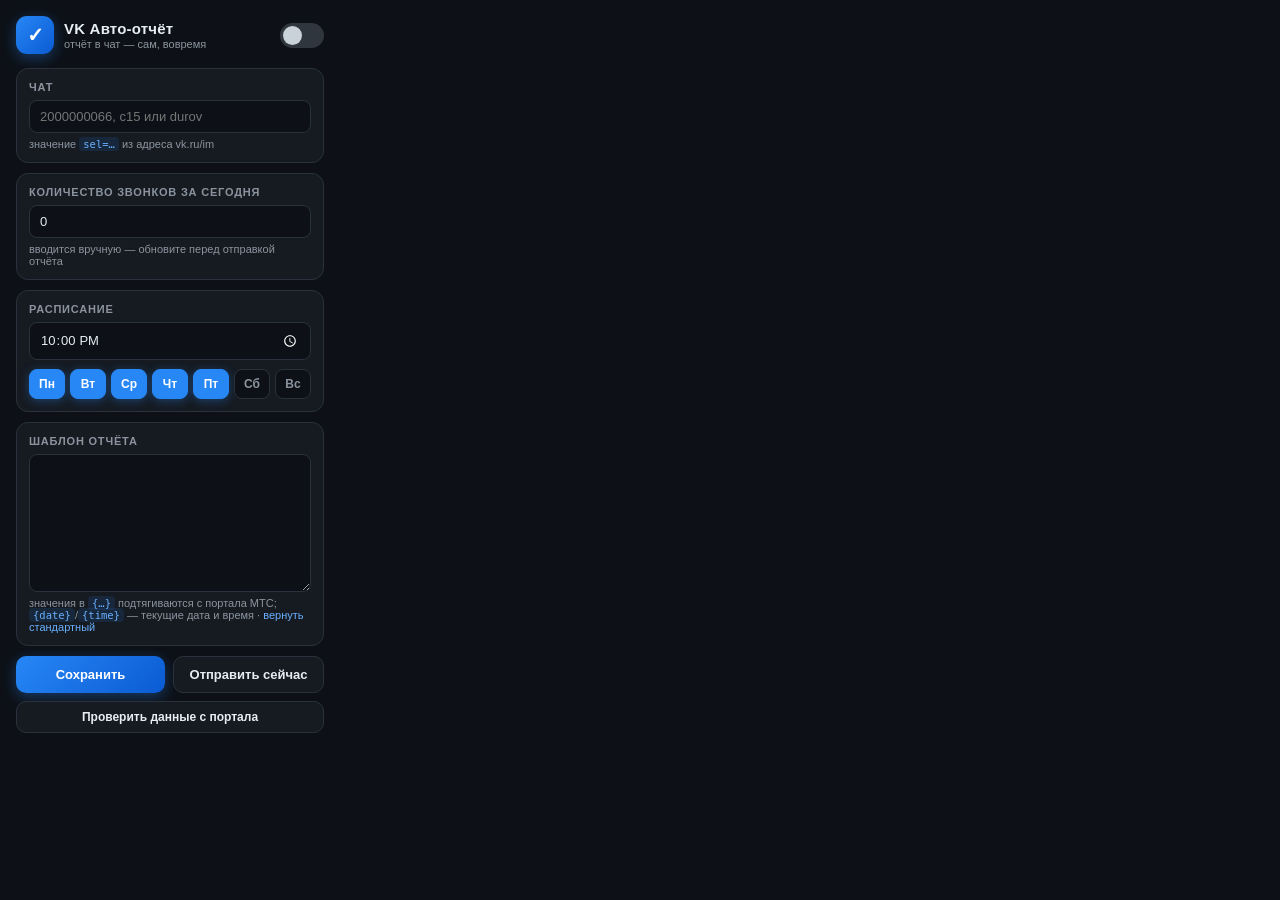
<file: popup.html>
<!DOCTYPE html>
<html lang="ru">
<head>
  <meta charset="UTF-8">
  <title>VK Авто-отчёт</title>
  <link rel="stylesheet" href="popup.css">
</head>
<body>
  <div class="app">
    <header class="row-anim" style="--i:0">
      <div class="logo">✓</div>
      <div>
        <h1>VK Авто-отчёт</h1>
        <p class="subtitle">отчёт в чат — сам, вовремя</p>
      </div>
      <label class="switch" title="Автоотправка">
        <input type="checkbox" id="enabled">
        <span class="track"><span class="thumb"></span></span>
      </label>
    </header>

    <section class="card row-anim" style="--i:1">
      <label class="field">
        <span class="field-name">Чат</span>
        <input type="text" id="peerId" placeholder="2000000066, c15 или durov">
        <small>значение <code>sel=…</code> из адреса vk.ru/im</small>
      </label>
    </section>

    <section class="card row-anim" style="--i:2">
      <label class="field">
        <span class="field-name">Количество звонков за сегодня</span>
        <input type="number" id="calls" min="0" value="0">
        <small>вводится вручную — обновите перед отправкой отчёта</small>
      </label>
    </section>

    <section class="card row-anim" style="--i:2">
      <div class="field">
        <span class="field-name">Расписание</span>
        <div class="schedule">
          <input type="time" id="time" value="22:00">
          <div class="days" id="days">
            <label class="chip"><input type="checkbox" value="1" checked><span>Пн</span></label>
            <label class="chip"><input type="checkbox" value="2" checked><span>Вт</span></label>
            <label class="chip"><input type="checkbox" value="3" checked><span>Ср</span></label>
            <label class="chip"><input type="checkbox" value="4" checked><span>Чт</span></label>
            <label class="chip"><input type="checkbox" value="5" checked><span>Пт</span></label>
            <label class="chip"><input type="checkbox" value="6"><span>Сб</span></label>
            <label class="chip"><input type="checkbox" value="0"><span>Вс</span></label>
          </div>
        </div>
      </div>
    </section>

    <section class="card row-anim" style="--i:3">
      <label class="field">
        <span class="field-name">Шаблон отчёта</span>
        <textarea id="template" rows="8"></textarea>
        <small>значения в <code>{…}</code> подтягиваются с портала МТС;
        <code>{date}</code>/<code>{time}</code> — текущие дата и время
        · <a href="#" id="resetTemplate">вернуть стандартный</a></small>
      </label>
    </section>

    <div class="buttons row-anim" style="--i:4">
      <button id="save" class="btn primary"><span class="btn-label">Сохранить</span></button>
      <button id="sendNow" class="btn ghost">
        <span class="spinner"></span>
        <span class="btn-label">Отправить сейчас</span>
      </button>
    </div>

    <div class="buttons">
      <button id="preview" class="btn ghost small">
        <span class="spinner"></span>
        <span class="btn-label">Проверить данные с портала</span>
      </button>
    </div>

    <pre id="previewBox" hidden></pre>

    <p id="status" class="row-anim" style="--i:5"></p>
  </div>

  <script src="popup.js"></script>
</body>
</html>
</file>
<file: popup.css>
:root {
  --bg: #0d1117;
  --card: #161b22;
  --card-hover: #1b222c;
  --border: #2a313c;
  --text: #e6edf3;
  --muted: #8b949e;
  --accent: #2787f5;
  --accent-glow: rgba(39, 135, 245, 0.35);
  --ok: #3ddc84;
  --err: #ff6b6b;
}

* { box-sizing: border-box; }

body {
  font-family: -apple-system, "Segoe UI", Roboto, Arial, sans-serif;
  font-size: 13px;
  width: 340px;
  margin: 0;
  color: var(--text);
  background: var(--bg);
}

.app {
  padding: 16px;
  animation: pop-in 0.28s cubic-bezier(0.2, 0.9, 0.3, 1.2);
  transform-origin: top right;
}

/* появление попапа */
@keyframes pop-in {
  from { opacity: 0; transform: scale(0.94) translateY(-6px); }
  to   { opacity: 1; transform: scale(1) translateY(0); }
}

/* поочерёдное появление блоков */
.row-anim {
  animation: rise 0.4s both cubic-bezier(0.2, 0.9, 0.3, 1);
  animation-delay: calc(var(--i) * 55ms);
}

@keyframes rise {
  from { opacity: 0; transform: translateY(10px); }
  to   { opacity: 1; transform: translateY(0); }
}

/* ---------- шапка ---------- */

header {
  display: flex;
  align-items: center;
  gap: 10px;
  margin-bottom: 14px;
}

.logo {
  width: 38px;
  height: 38px;
  border-radius: 11px;
  background: linear-gradient(135deg, #2787f5, #0b5bd3);
  display: flex;
  align-items: center;
  justify-content: center;
  font-size: 20px;
  font-weight: 700;
  color: #fff;
  box-shadow: 0 4px 14px var(--accent-glow);
}

h1 {
  font-size: 15px;
  margin: 0;
  letter-spacing: 0.2px;
}

.subtitle {
  margin: 1px 0 0;
  font-size: 11px;
  color: var(--muted);
}

/* ---------- тумблер ---------- */

.switch { margin-left: auto; cursor: pointer; }
.switch input { display: none; }

.track {
  display: block;
  width: 44px;
  height: 25px;
  border-radius: 13px;
  background: #30363d;
  position: relative;
  transition: background 0.25s ease, box-shadow 0.25s ease;
}

.thumb {
  position: absolute;
  top: 3px;
  left: 3px;
  width: 19px;
  height: 19px;
  border-radius: 50%;
  background: #c9d1d9;
  transition: transform 0.25s cubic-bezier(0.34, 1.56, 0.64, 1), background 0.25s;
}

.switch input:checked + .track {
  background: var(--accent);
  box-shadow: 0 0 12px var(--accent-glow);
}

.switch input:checked + .track .thumb {
  transform: translateX(19px);
  background: #fff;
}

.switch:active .thumb { transform: scale(0.85); }
.switch input:checked + .track:active .thumb { transform: translateX(19px) scale(0.85); }

/* ---------- карточки и поля ---------- */

.card {
  background: var(--card);
  border: 1px solid var(--border);
  border-radius: 12px;
  padding: 12px;
  margin-bottom: 10px;
  transition: border-color 0.2s, background 0.2s, transform 0.15s;
}

.card:hover { background: var(--card-hover); }
.card:focus-within { border-color: var(--accent); }

.field-name {
  display: block;
  font-size: 11px;
  font-weight: 700;
  text-transform: uppercase;
  letter-spacing: 0.8px;
  color: var(--muted);
  margin-bottom: 7px;
}

input[type="text"],
input[type="time"],
input[type="number"],
textarea {
  display: block;
  width: 100%;
  padding: 8px 10px;
  border: 1px solid var(--border);
  border-radius: 8px;
  background: var(--bg);
  color: var(--text);
  font: inherit;
  transition: border-color 0.2s, box-shadow 0.2s;
}

input:focus, textarea:focus {
  outline: none;
  border-color: var(--accent);
  box-shadow: 0 0 0 3px rgba(39, 135, 245, 0.18);
}

textarea { resize: vertical; min-height: 64px; }

input[type="time"] {
  width: auto;
  color-scheme: dark;
}

small {
  display: block;
  color: var(--muted);
  margin-top: 5px;
  font-size: 11px;
}

code {
  background: rgba(39, 135, 245, 0.12);
  color: #6ab0ff;
  padding: 1px 4px;
  border-radius: 4px;
  font-size: 10.5px;
}

/* ---------- дни недели ---------- */

.schedule { display: flex; flex-direction: column; gap: 9px; }

.days { display: flex; gap: 5px; }

.chip { cursor: pointer; }
.chip input { display: none; }

.chip span {
  display: flex;
  align-items: center;
  justify-content: center;
  width: 36px;
  height: 30px;
  border-radius: 8px;
  border: 1px solid var(--border);
  background: var(--bg);
  color: var(--muted);
  font-size: 12px;
  font-weight: 600;
  transition: all 0.18s cubic-bezier(0.34, 1.4, 0.64, 1);
  user-select: none;
}

.chip:hover span { border-color: var(--accent); color: var(--text); }
.chip:active span { transform: scale(0.88); }

.chip input:checked + span {
  background: var(--accent);
  border-color: var(--accent);
  color: #fff;
  box-shadow: 0 2px 10px var(--accent-glow);
}

/* ---------- кнопки ---------- */

.buttons {
  display: flex;
  gap: 8px;
  margin-top: 2px;
}

.buttons + .buttons { margin-top: 8px; }

.btn.small {
  padding: 8px 0;
  font-weight: 600;
  font-size: 12px;
}

a {
  color: #6ab0ff;
  text-decoration: none;
}

a:hover { text-decoration: underline; }

#previewBox {
  margin: 10px 0 0;
  padding: 10px;
  background: var(--card);
  border: 1px solid var(--border);
  border-radius: 10px;
  font: 11px/1.5 ui-monospace, Consolas, monospace;
  color: var(--text);
  white-space: pre-wrap;
  word-break: break-word;
  max-height: 220px;
  overflow-y: auto;
  animation: rise 0.3s cubic-bezier(0.2, 0.9, 0.3, 1);
}

#previewBox .warn { color: #ffc857; }

.btn {
  position: relative;
  flex: 1;
  display: flex;
  align-items: center;
  justify-content: center;
  gap: 7px;
  padding: 10px 0;
  border: none;
  border-radius: 10px;
  font: inherit;
  font-weight: 700;
  cursor: pointer;
  transition: transform 0.12s ease, box-shadow 0.2s ease, filter 0.2s;
}

/* анимация «нажатия клавиши» */
.btn:active { transform: translateY(2px) scale(0.97); }

.btn.pressed { animation: key-press 0.25s ease; }

@keyframes key-press {
  0%   { transform: translateY(0) scale(1); }
  40%  { transform: translateY(2px) scale(0.96); }
  100% { transform: translateY(0) scale(1); }
}

.btn.primary {
  background: linear-gradient(135deg, #2787f5, #0b5bd3);
  color: #fff;
  box-shadow: 0 4px 14px var(--accent-glow);
}

.btn.primary:hover { filter: brightness(1.12); }

.btn.ghost {
  background: var(--card);
  border: 1px solid var(--border);
  color: var(--text);
}

.btn.ghost:hover { border-color: var(--accent); color: #6ab0ff; }

/* спиннер при отправке */
.spinner {
  display: none;
  width: 13px;
  height: 13px;
  border: 2px solid rgba(255, 255, 255, 0.25);
  border-top-color: currentColor;
  border-radius: 50%;
  animation: spin 0.7s linear infinite;
}

.btn.loading .spinner { display: inline-block; }
.btn.loading { pointer-events: none; opacity: 0.8; }

@keyframes spin { to { transform: rotate(360deg); } }

/* ---------- статус ---------- */

#status {
  min-height: 17px;
  margin: 12px 0 0;
  font-size: 12px;
  text-align: center;
  opacity: 0;
  transform: translateY(4px);
  transition: opacity 0.25s, transform 0.25s;
}

#status.show { opacity: 1; transform: translateY(0); }
#status.ok { color: var(--ok); }
#status.err { color: var(--err); }

#status.ok.show { animation: status-pop 0.35s cubic-bezier(0.34, 1.56, 0.64, 1); }

@keyframes status-pop {
  0% { transform: scale(0.8); }
  100% { transform: scale(1); }
}
</file>
